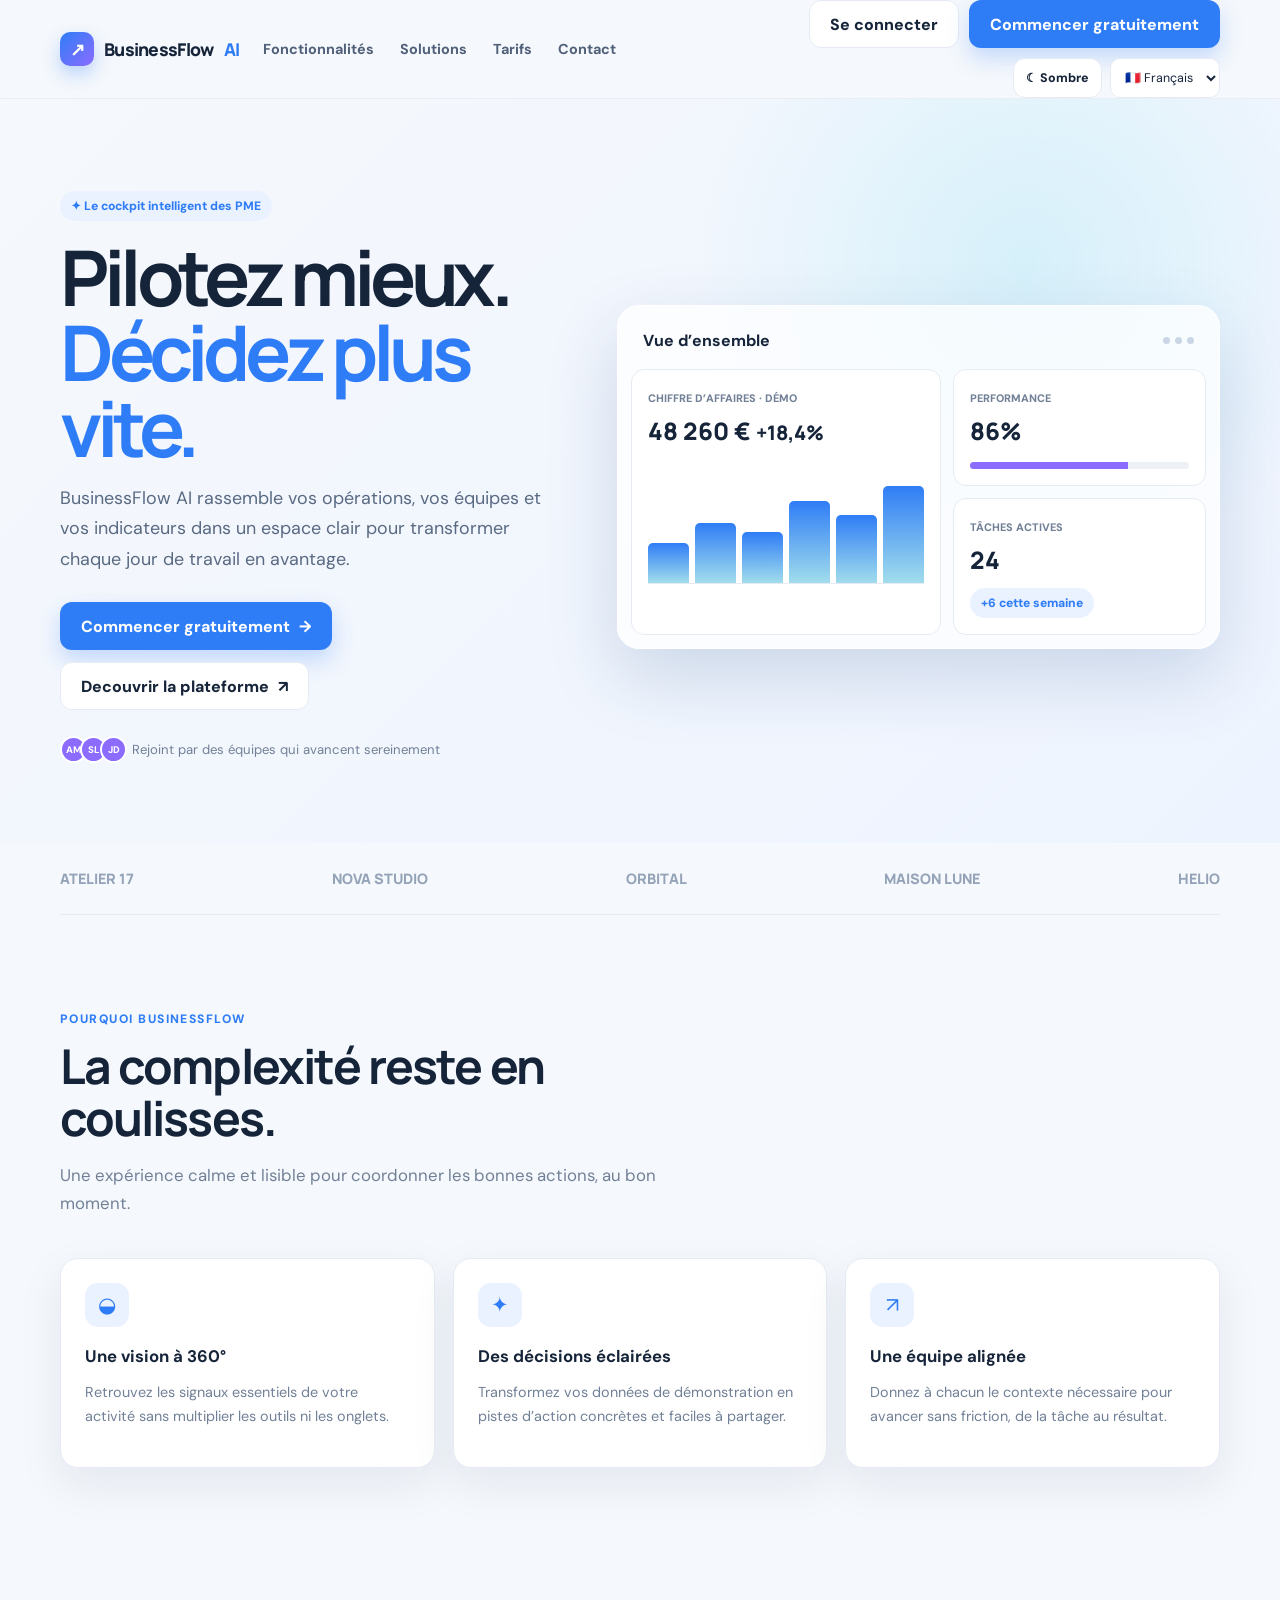
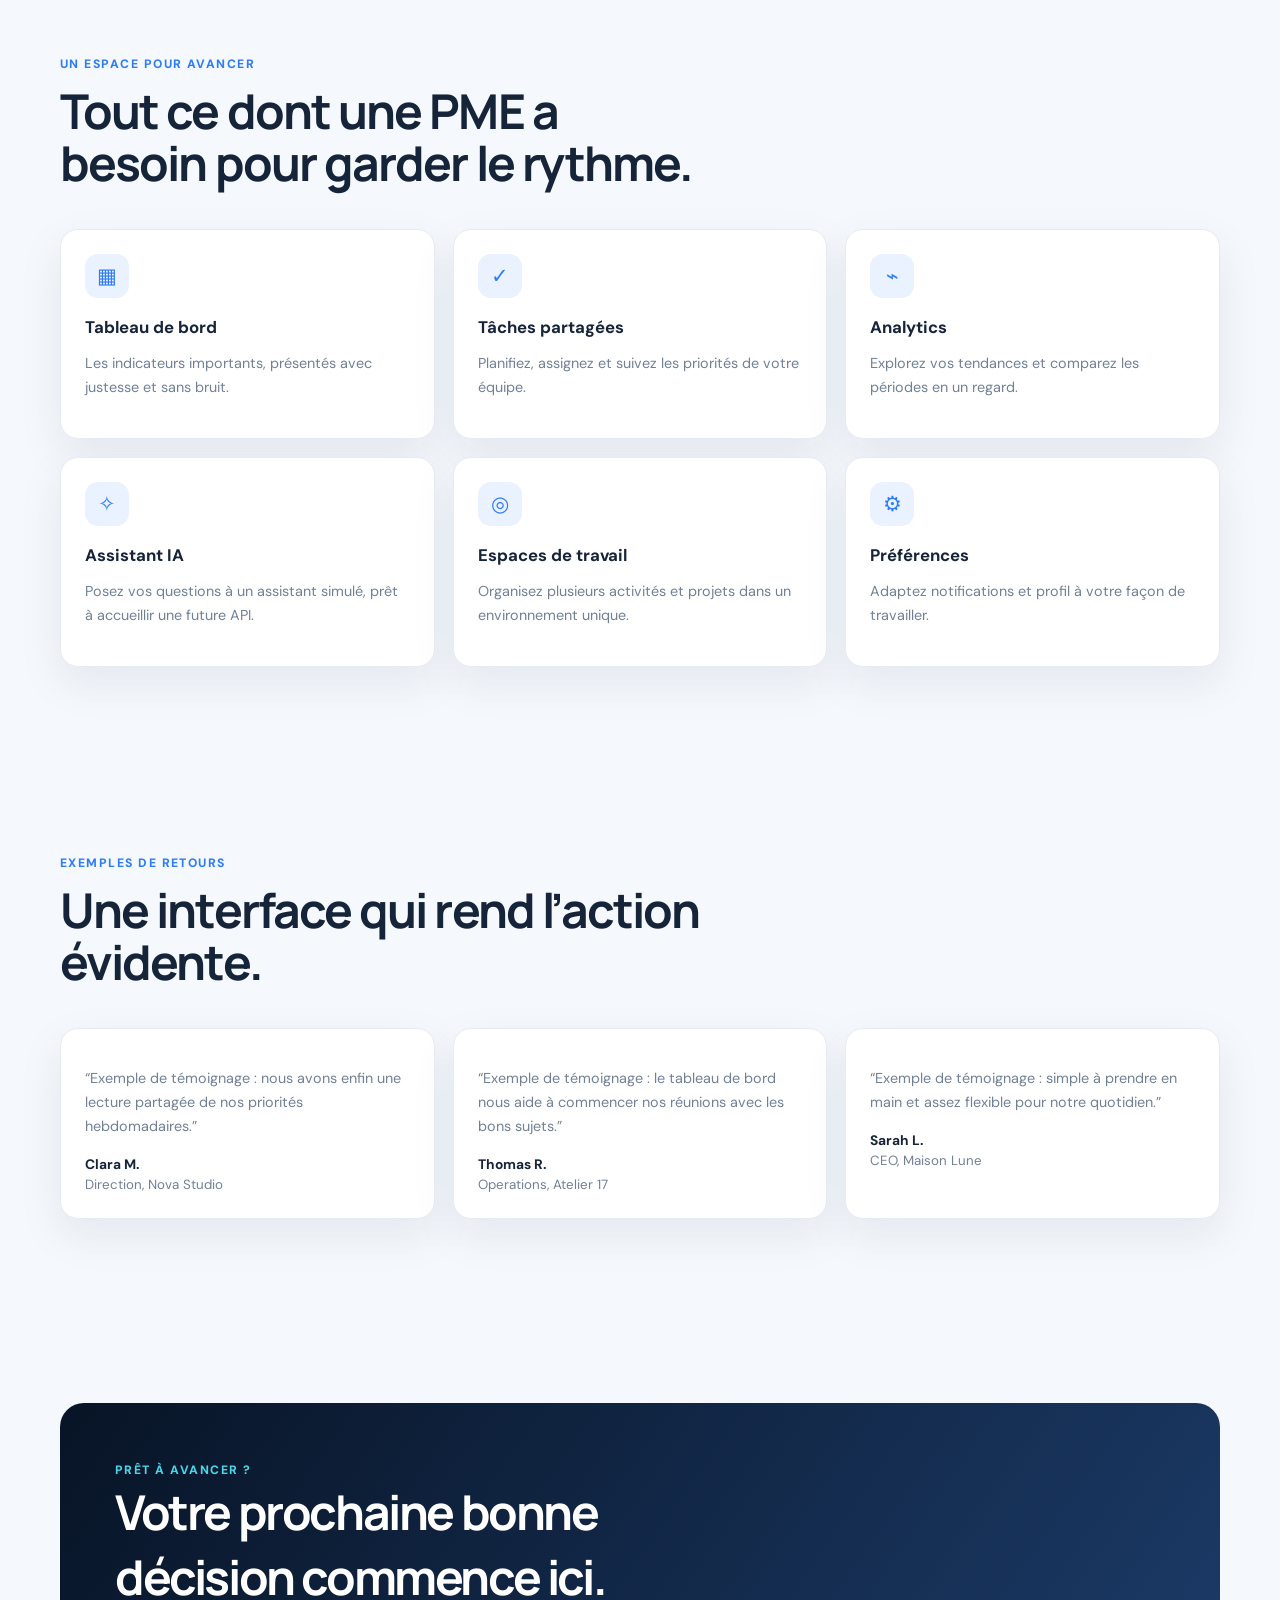
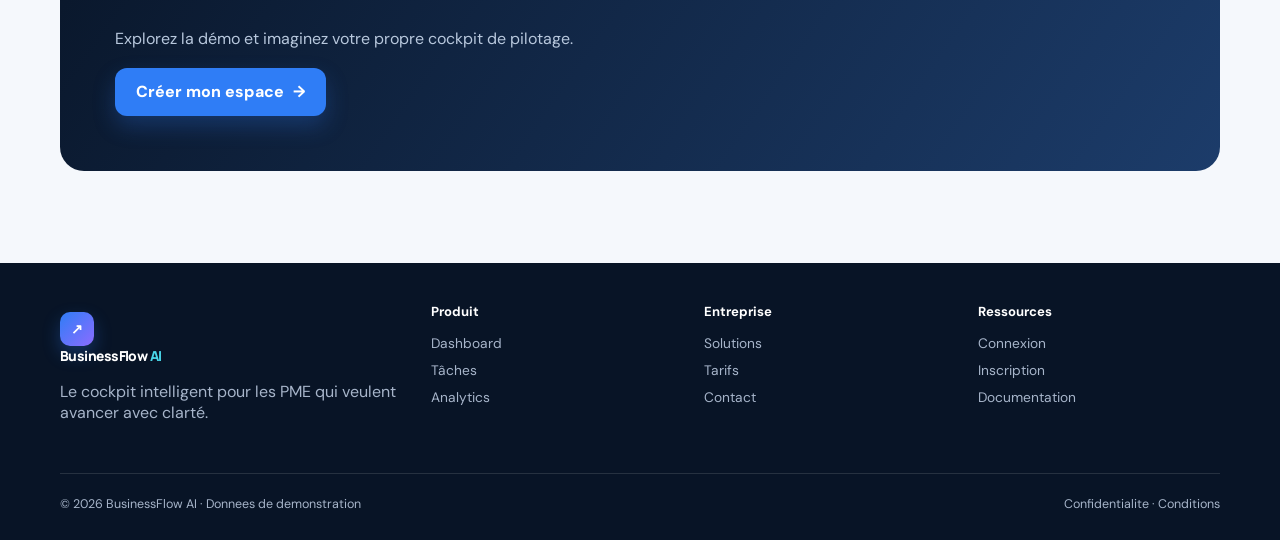
<file: index.html>
<!doctype html>
<html lang="fr">
  <head>
    <meta charset="utf-8" />
    <meta name="viewport" content="width=device-width, initial-scale=1" />
    <title>BusinessFlow AI | Le cockpit intelligent des PME</title>
    <meta
      name="description"
      content="BusinessFlow AI aide les PME a piloter leurs operations, leurs equipes et leur performance."
    />
    <link rel="preconnect" href="https://fonts.googleapis.com" />
    <link rel="preconnect" href="https://fonts.gstatic.com" crossorigin />
    <link
      href="https://fonts.googleapis.com/css2?family=DM+Sans:wght@400;500;700;800&family=Manrope:wght@700;800&display=swap"
      rel="stylesheet"
    />
    <link rel="stylesheet" href="css/style.css" />
    <link rel="stylesheet" href="css/components.css" />
    <link rel="stylesheet" href="css/landing.css" />
    <link rel="stylesheet" href="css/animations.css" />
    <link rel="stylesheet" href="css/responsive.css" />
  </head>
  <body>
    <header class="site-header">
      <div class="container navbar" id="main-navbar">
        <a class="brand" href="index.html"
          ><span class="brand-mark">↗</span>BusinessFlow
          <span class="gradient-text">AI</span></a
        >
        <button class="menu-toggle" aria-label="Ouvrir le menu">☰</button>
        <nav class="nav-links" aria-label="Navigation principale">
          <a href="#features">Fonctionnalites</a
          ><a href="#solutions">Solutions</a><a href="#pricing">Tarifs</a
          ><a href="#contact">Contact</a>
        </nav>
        <div class="nav-actions">
          <a class="btn btn-secondary" href="pages/login.html">Se connecter</a
          ><a class="btn btn-primary" href="pages/register.html"
            >Commencer gratuitement</a
          >
        </div>
      </div>
    </header>
    <main>
      <section class="hero">
        <div class="container hero-grid">
          <div class="reveal">
            <span class="pill">✦ Le cockpit intelligent des PME</span>
            <h1>
              Pilotez mieux.
              <span class="gradient-text">Decidez plus vite.</span>
            </h1>
            <p class="hero-copy">
              BusinessFlow AI rassemble vos operations, vos equipes et vos
              indicateurs dans un espace clair pour transformer chaque jour de
              travail en avantage.
            </p>
            <div class="hero-actions">
              <a class="btn btn-primary" href="pages/register.html"
                >Commencer gratuitement <span>→</span></a
              ><a class="btn btn-secondary" href="pages/dashboard.html"
                >Decouvrir la plateforme <span>↗</span></a
              >
            </div>
            <div class="hero-proof">
              <div class="proof-avatars">
                <span>AM</span><span>SL</span><span>JD</span>
              </div>
              Rejoint par des equipes qui avancent sereinement
            </div>
          </div>
          <div
            class="dashboard-preview reveal"
            aria-label="Apercu du tableau de bord"
          >
            <div class="preview-top">
              <strong>Vue d'ensemble</strong>
              <div class="preview-dots"><i></i><i></i><i></i></div>
            </div>
            <div class="preview-grid">
              <div class="preview-panel large">
                <span class="preview-label">CHIFFRE D'AFFAIRES · DEMO</span>
                <div class="preview-value">
                  48 260 € <small class="stat-trend">+18,4%</small>
                </div>
                <div class="fake-bars">
                  <i></i><i></i><i></i><i></i><i></i><i></i>
                </div>
              </div>
              <div class="preview-panel">
                <span class="preview-label">PERFORMANCE</span>
                <div class="preview-value">86%</div>
                <div class="preview-progress"><i></i></div>
              </div>
              <div class="preview-panel">
                <span class="preview-label">TACHES ACTIVES</span>
                <div class="preview-value">24</div>
                <span class="pill">+6 cette semaine</span>
              </div>
            </div>
          </div>
        </div>
      </section>
      <div class="container">
        <div class="logo-strip">
          <span>ATELIER 17</span><span>NOVA STUDIO</span><span>ORBITAL</span
          ><span>MAISON LUNE</span><span>HELIO</span>
        </div>
      </div>
      <section class="section" id="solutions">
        <div class="container">
          <div class="section-heading">
            <span class="eyebrow">Pourquoi BusinessFlow</span>
            <h2>La complexite reste en coulisses.</h2>
            <p>
              Une experience calme et lisible pour coordonner les bonnes
              actions, au bon moment.
            </p>
          </div>
          <div class="benefit-grid">
            <article class="card benefit-card">
              <div class="feature-icon">◒</div>
              <h3>Une vision a 360°</h3>
              <p>
                Retrouvez les signaux essentiels de votre activite sans
                multiplier les outils ni les onglets.
              </p>
            </article>
            <article class="card benefit-card">
              <div class="feature-icon">✦</div>
              <h3>Des decisions eclairees</h3>
              <p>
                Transformez vos donnees de demonstration en pistes d'action
                concretes et faciles a partager.
              </p>
            </article>
            <article class="card benefit-card">
              <div class="feature-icon">↗</div>
              <h3>Une equipe alignee</h3>
              <p>
                Donnez a chacun le contexte necessaire pour avancer sans
                friction, de la tache au resultat.
              </p>
            </article>
          </div>
        </div>
      </section>
      <section class="section" id="features">
        <div class="container">
          <div class="section-heading">
            <span class="eyebrow">Un espace pour avancer</span>
            <h2>Tout ce dont une PME a besoin pour garder le rythme.</h2>
          </div>
          <div class="feature-grid">
            <article class="card feature-card">
              <div class="feature-icon">▦</div>
              <h3>Tableau de bord</h3>
              <p>
                Les indicateurs importants, presentes avec justesse et sans
                bruit.
              </p>
            </article>
            <article class="card feature-card">
              <div class="feature-icon">✓</div>
              <h3>Taches partagees</h3>
              <p>
                Planifiez, assignez et suivez les priorites de votre equipe.
              </p>
            </article>
            <article class="card feature-card">
              <div class="feature-icon">⌁</div>
              <h3>Analytics</h3>
              <p>
                Explorez vos tendances et comparez les periodes en un regard.
              </p>
            </article>
            <article class="card feature-card">
              <div class="feature-icon">✧</div>
              <h3>Assistant AI</h3>
              <p>
                Posez vos questions a un assistant simule, pret a accueillir une
                future API.
              </p>
            </article>
            <article class="card feature-card">
              <div class="feature-icon">◎</div>
              <h3>Espaces de travail</h3>
              <p>
                Organisez plusieurs activites et projets dans un environnement
                unique.
              </p>
            </article>
            <article class="card feature-card">
              <div class="feature-icon">⚙</div>
              <h3>Preferences</h3>
              <p>
                Adaptez notifications et profil a votre facon de travailler.
              </p>
            </article>
          </div>
        </div>
      </section>
      <section class="section">
        <div class="container">
          <div class="section-heading">
            <span class="eyebrow">Exemples de retours</span>
            <h2>Une interface qui rend l'action evidente.</h2>
          </div>
          <div class="testimonial-grid">
            <article class="card testimonial">
              <p>
                “Exemple de temoignage : nous avons enfin une lecture partagee
                de nos priorites hebdomadaires.”
              </p>
              <strong>Clara M.</strong><small>Direction, Nova Studio</small>
            </article>
            <article class="card testimonial">
              <p>
                “Exemple de temoignage : le tableau de bord nous aide a
                commencer nos reunions avec les bons sujets.”
              </p>
              <strong>Thomas R.</strong><small>Operations, Atelier 17</small>
            </article>
            <article class="card testimonial">
              <p>
                “Exemple de temoignage : simple a prendre en main et assez
                flexible pour notre quotidien.”
              </p>
              <strong>Sarah L.</strong><small>CEO, Maison Lune</small>
            </article>
          </div>
        </div>
      </section>
      <section class="section" id="pricing">
        <div class="container">
          <div class="cta-band">
            <span class="eyebrow" style="color: var(--cyan)"
              >Pret a avancer ?</span
            >
            <h2>Votre prochaine bonne decision commence ici.</h2>
            <p>
              Explorez la demo et imaginez votre propre cockpit de pilotage.
            </p>
            <a class="btn btn-primary" href="pages/register.html"
              >Creer mon espace <span>→</span></a
            >
          </div>
        </div>
      </section>
    </main>
    <footer class="site-footer" id="contact">
      <div class="container">
        <div class="footer-grid">
          <div>
            <a class="brand" href="index.html"
              ><span class="brand-mark">↗</span>BusinessFlow
              <span style="color: var(--cyan)">AI</span></a
            >
            <p>
              Le cockpit intelligent pour les PME qui veulent avancer avec
              clarte.
            </p>
          </div>
          <div>
            <h4>Produit</h4>
            <a href="pages/dashboard.html">Dashboard</a
            ><a href="pages/tasks.html">Taches</a
            ><a href="pages/analytics.html">Analytics</a>
          </div>
          <div>
            <h4>Entreprise</h4>
            <a href="#solutions">Solutions</a><a href="#pricing">Tarifs</a
            ><a href="#contact">Contact</a>
          </div>
          <div>
            <h4>Ressources</h4>
            <a href="pages/login.html">Connexion</a
            ><a href="pages/register.html">Inscription</a
            ><a href="README.md">Documentation</a>
          </div>
        </div>
        <div class="footer-bottom">
          <span>© 2026 BusinessFlow AI · Donnees de demonstration</span
          ><span>Confidentialite · Conditions</span>
        </div>
      </div>
    </footer>
    <script src="js/i18n/fr.js"></script><script src="js/i18n/en.js"></script><script src="js/i18n/ar.js"></script>
    <script src="js/main.js"></script>
  </body>
</html>
</file>
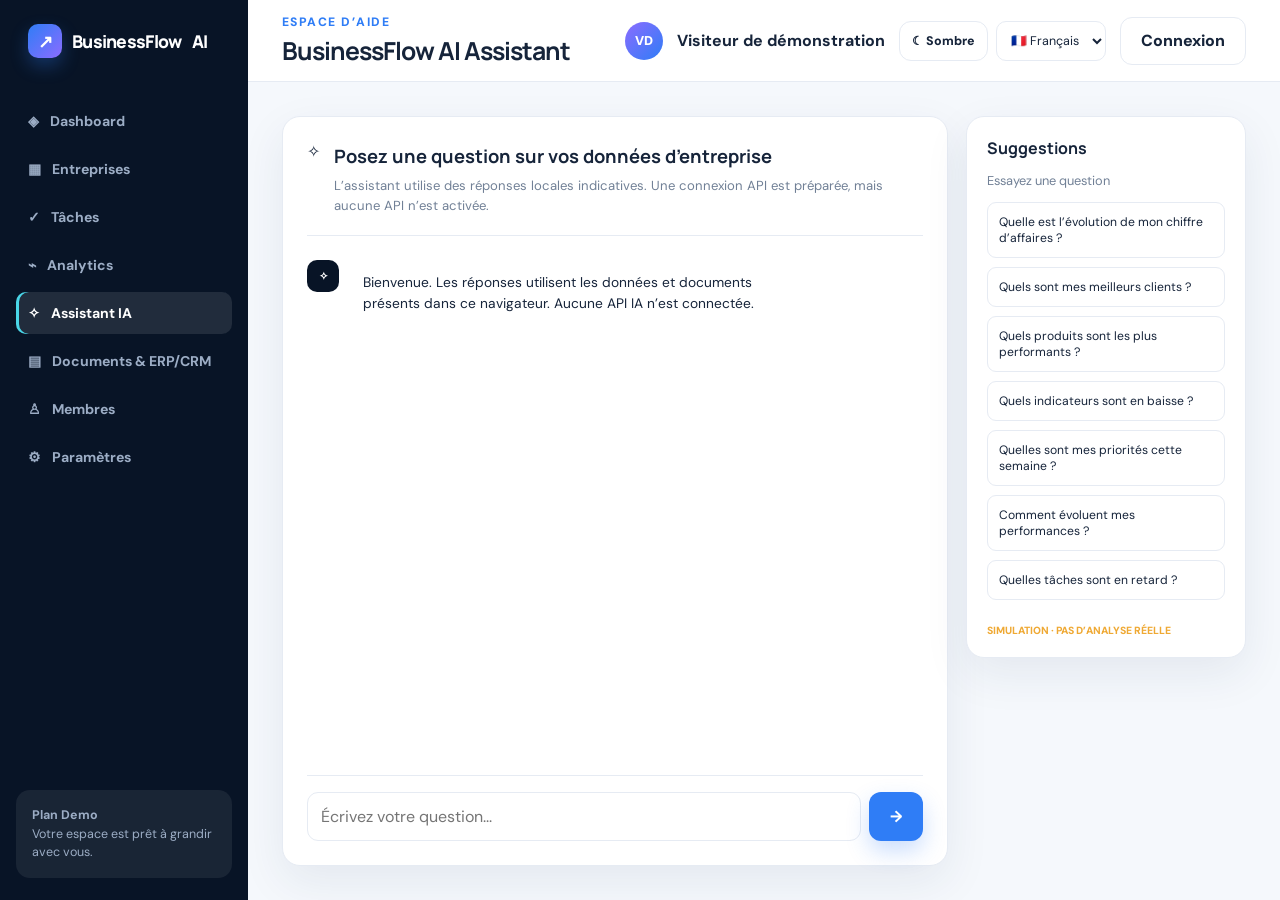
<file: pages/ai-assistant.html>
<!doctype html>
<html lang="fr">
  <head>
    <meta charset="utf-8" />
    <meta name="viewport" content="width=device-width, initial-scale=1" />
    <title>Assistant AI | BusinessFlow AI</title>
    <link rel="preconnect" href="https://fonts.googleapis.com" />
    <link
      href="https://fonts.googleapis.com/css2?family=DM+Sans:wght@400;500;700;800&family=Manrope:wght@700;800&display=swap"
      rel="stylesheet"
    />
    <link rel="stylesheet" href="../css/style.css" />
    <link rel="stylesheet" href="../css/components.css" />
    <link rel="stylesheet" href="../css/responsive.css" />
  </head>
  <body>
    <div class="app-shell">
      <aside class="sidebar" id="sidebar"></aside>
      <div class="app-content">
        <header class="app-header">
          <div style="display: flex; align-items: center">
            <button
              class="mobile-sidebar-toggle"
              aria-label="Ouvrir la navigation"
            >
              ☰
            </button>
            <div>
              <p class="eyebrow" style="margin: 0 0 4px">Espace d'aide</p>
              <h1>BusinessFlow AI Assistant</h1>
            </div>
          </div>
          <div class="header-user">
            <div class="avatar">CM</div>
            <strong class="user-copy">Clara Martin</strong>
          </div>
        </header>
        <main class="page-content">
          <section class="assistant-layout">
            <div class="card assistant-main">
              <div class="assistant-intro">
                <span class="feature-icon">✧</span>
                <div>
                  <h2>Posez une question sur vos données d’entreprise</h2>
                  <p class="muted">
                    L’assistant utilise actuellement des réponses simulées. Une connexion API est préparée, mais aucune API n’est activée.
                  </p>
                </div>
              </div>
              <div
                id="chat-messages"
                class="chat-messages"
                aria-live="polite"
              ></div>
              <form id="chat-form" class="chat-form">
                <input
                  id="chat-input"
                  placeholder="Ecrivez votre question..."
                  autocomplete="off"
                  required
                /><button class="btn btn-primary" type="submit" aria-label="Envoyer">
                  →
                </button>
              </form>
            </div>
            <aside class="card suggestions">
              <h2>Suggestions</h2>
              <p class="muted">Essayez une question</p>
              <button data-prompt="Quelle est l'evolution de mon chiffre d'affaires ?">
                Quelle est l'evolution de mon chiffre d'affaires ?</button
              ><button data-prompt="Quels sont mes meilleurs clients ?">
                Quels sont mes meilleurs clients ?</button
              ><button data-prompt="Quels produits sont les plus performants ?">
                Quels produits sont les plus performants ?</button
              ><button data-prompt="Quels indicateurs sont en baisse ?">
                Quels indicateurs sont en baisse ?</button
              ><button data-prompt="Quelles sont mes priorites cette semaine ?">
                Quelles sont mes priorites cette semaine ?</button
              ><button data-prompt="Comment evoluent mes performances ?">
                Comment evoluent mes performances ?</button
              ><button data-prompt="Quelles taches sont en retard ?">
                Quelles taches sont en retard ?</button
              ><span class="demo-label">SIMULATION · PAS D'ANALYSE REELLE</span>
            </aside>
          </section>
        </main>
      </div>
    </div>
    <script src="../js/i18n/fr.js"></script><script src="../js/i18n/en.js"></script><script src="../js/i18n/ar.js"></script><script src="../js/storage.js"></script><script src="../js/documents-store.js"></script><script src="../js/api.js"></script>
    <script src="../js/auth-service.js"></script><script src="../js/main.js"></script>
    <script src="../js/ai-assistant.js"></script>
  </body>
</html>
</file>
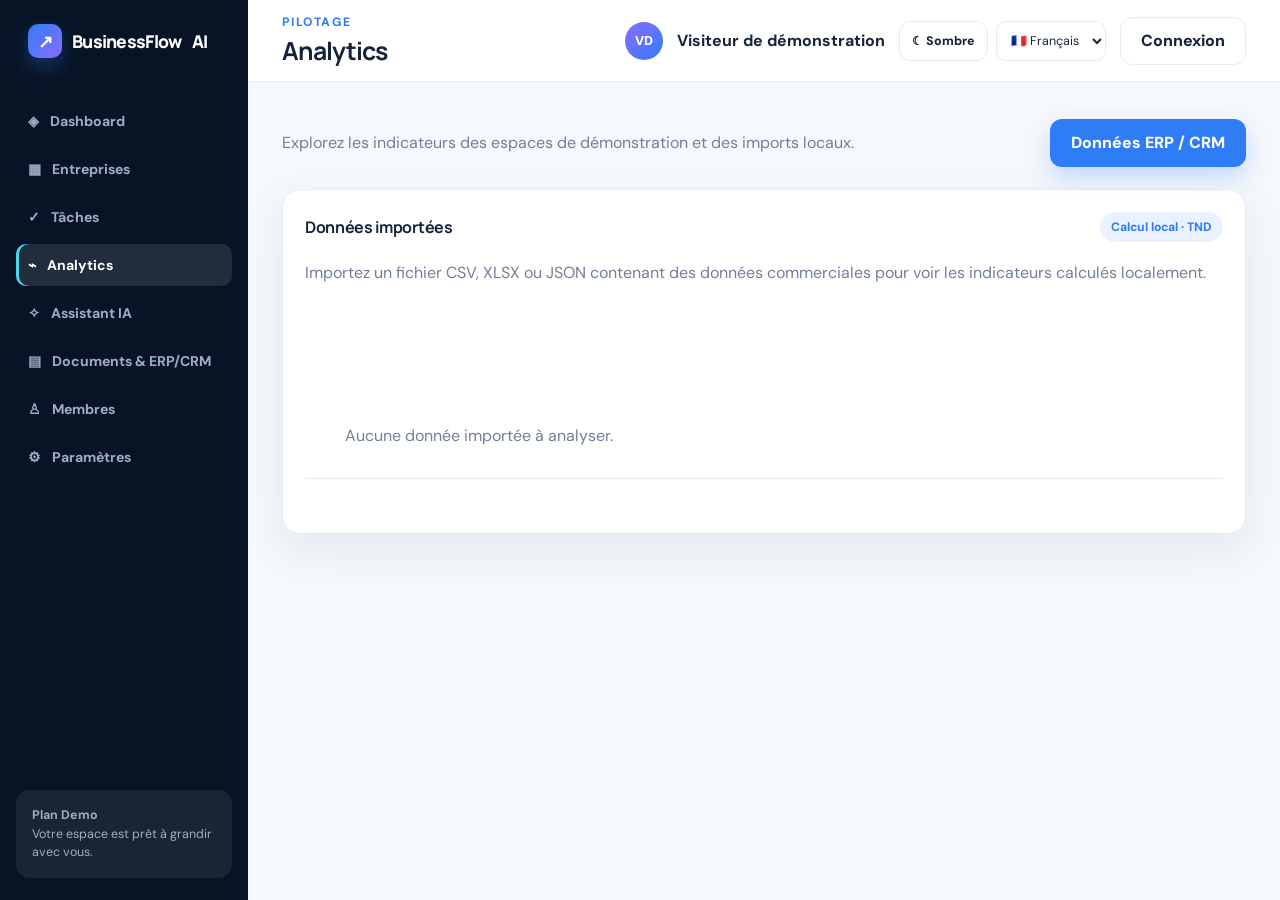
<file: pages/analytics.html>
<!doctype html>
<html lang="fr">
  <head>
    <meta charset="utf-8" />
    <meta name="viewport" content="width=device-width, initial-scale=1" />
    <title>Analytics | BusinessFlow AI</title>
    <link rel="preconnect" href="https://fonts.googleapis.com" />
    <link
      href="https://fonts.googleapis.com/css2?family=DM+Sans:wght@400;500;700;800&family=Manrope:wght@700;800&display=swap"
      rel="stylesheet"
    />
    <link rel="stylesheet" href="../css/style.css" />
    <link rel="stylesheet" href="../css/components.css" />
    <link rel="stylesheet" href="../css/dashboard.css" />
    <link rel="stylesheet" href="../css/responsive.css" />
  </head>
  <body>
    <div class="app-shell">
      <aside class="sidebar" id="sidebar"></aside>
      <div class="app-content">
        <header class="app-header">
          <div style="display: flex; align-items: center">
            <button
              class="mobile-sidebar-toggle"
              aria-label="Ouvrir la navigation"
            >
              ☰
            </button>
            <div>
              <p class="eyebrow" style="margin: 0 0 4px">Pilotage</p>
              <h1>Analytics</h1>
            </div>
          </div>
          <div class="header-user">
            <div class="avatar">CM</div>
            <strong class="user-copy">Clara Martin</strong>
          </div>
        </header>
        <main class="page-content">
          <div class="panel-heading"><p class="muted">Explorez les indicateurs des espaces de démonstration et des imports locaux.</p><a class="btn btn-primary" href="data.html">Données ERP / CRM</a></div>
          <section class="card panel" style="margin-top:18px">
            <div class="panel-heading"><h2>Données importées</h2><span class="pill">Calcul local · TND</span></div>
            <p id="import-analytics-note" class="muted">Importez un jeu de données ERP/CRM pour afficher ses indicateurs reconnus.</p>
            <div id="import-analytics-kpis" class="chart-data"></div>
            <div id="import-analytics-chart" class="chart-bars"></div>
            <section id="analytics-local-insights" class="ai-insight" aria-live="polite"></section>
          </section>
        </main>
      </div>
    </div>
    <script src="../js/i18n/fr.js"></script><script src="../js/i18n/en.js"></script><script src="../js/i18n/ar.js"></script><script src="../js/storage.js"></script>
    <script src="../js/auth-service.js"></script><script src="../js/main.js"></script>
    <script src="../js/analytics.js"></script>
  </body>
</html>
</file>
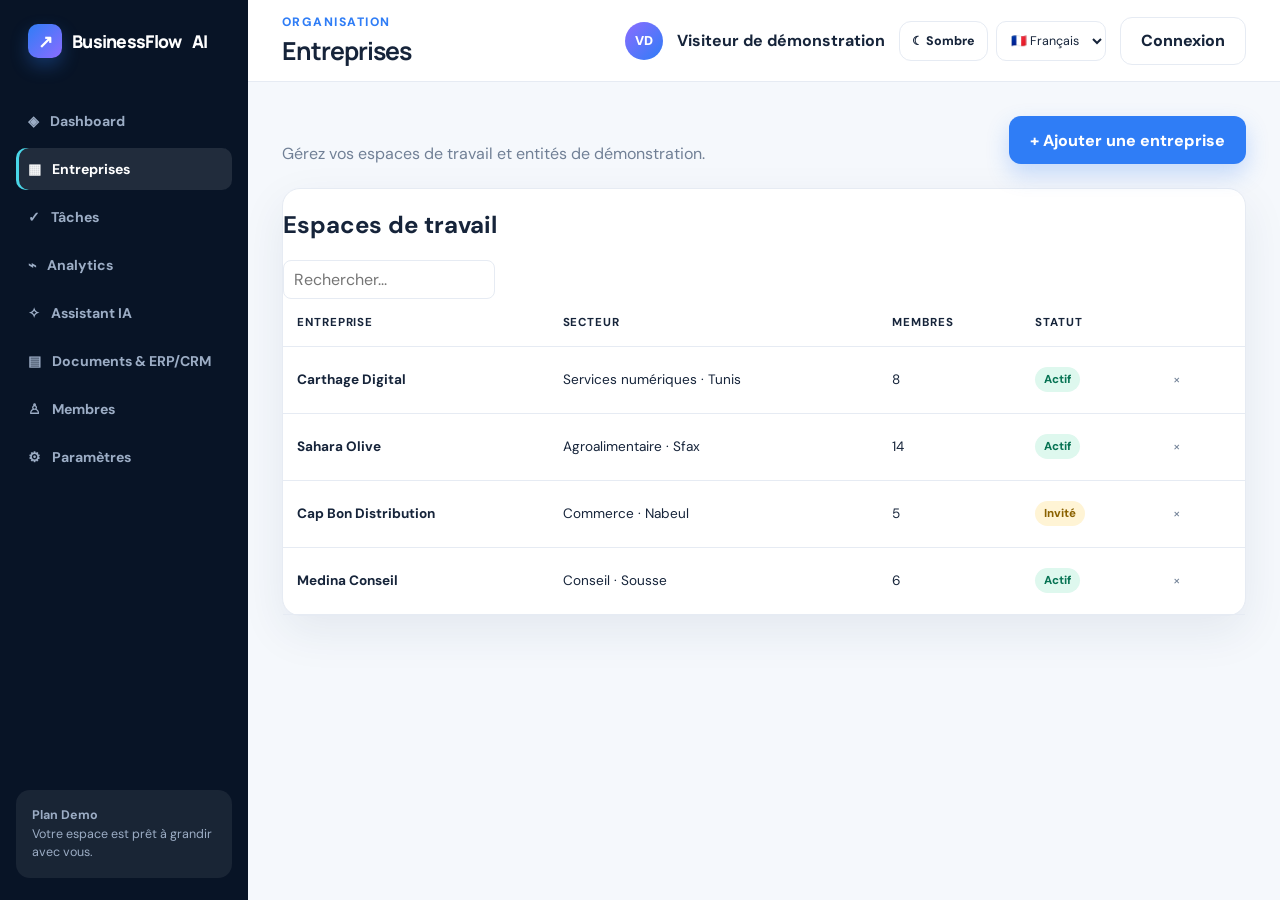
<file: pages/companies.html>
<!doctype html>
<html lang="fr">
  <head>
    <meta charset="utf-8" />
    <meta name="viewport" content="width=device-width, initial-scale=1" />
    <title>Entreprises | BusinessFlow AI</title>
    <link rel="preconnect" href="https://fonts.googleapis.com" />
    <link
      href="https://fonts.googleapis.com/css2?family=DM+Sans:wght@400;500;700;800&family=Manrope:wght@700;800&display=swap"
      rel="stylesheet"
    />
    <link rel="stylesheet" href="../css/style.css" />
    <link rel="stylesheet" href="../css/components.css" />
    <link rel="stylesheet" href="../css/responsive.css" />
  </head>
  <body>
    <div class="app-shell">
      <aside class="sidebar" id="sidebar"></aside>
      <div class="app-content">
        <header class="app-header">
          <div style="display: flex; align-items: center">
            <button
              class="mobile-sidebar-toggle"
              aria-label="Ouvrir la navigation"
            >
              ☰
            </button>
            <div>
              <p class="eyebrow" style="margin: 0 0 4px">Organisation</p>
              <h1>Entreprises</h1>
            </div>
          </div>
          <div class="header-user">
            <div class="avatar">CM</div>
            <strong class="user-copy">Clara Martin</strong>
          </div>
        </header>
        <main class="page-content">
          <div
            style="
              display: flex;
              justify-content: space-between;
              align-items: end;
              gap: 18px;
              flex-wrap: wrap;
              margin-bottom: 24px;
            "
          >
            <p class="muted" style="margin: 0">
              Gerez vos espaces de travail et entites de demonstration.
            </p>
            <button class="btn btn-primary" id="new-company" data-permission="manageMembers">
              + Ajouter une entreprise
            </button>
          </div>
          <div id="company-message" aria-live="polite"></div>
          <section class="card panel">
            <div class="panel-heading">
              <h2>Espaces de travail</h2>
              <input
                id="company-search"
                placeholder="Rechercher..."
                style="
                  padding: 8px 10px;
                  border: 1px solid var(--line);
                  border-radius: 8px;
                "
              />
            </div>
            <div class="table-wrap">
              <table class="data-table">
                <thead>
                  <tr>
                    <th>Entreprise</th>
                    <th>Secteur</th>
                    <th>Membres</th>
                    <th>Statut</th>
                    <th></th>
                  </tr>
                </thead>
                <tbody id="company-list"></tbody>
              </table>
            </div>
          </section>
        </main>
      </div>
    </div>
    <script src="../js/i18n/fr.js"></script><script src="../js/i18n/en.js"></script><script src="../js/i18n/ar.js"></script><script src="../js/storage.js"></script><script src="../js/auth-service.js"></script><script src="../js/main.js"></script>
    <script src="../js/companies.js"></script>
  </body>
</html>
</file>
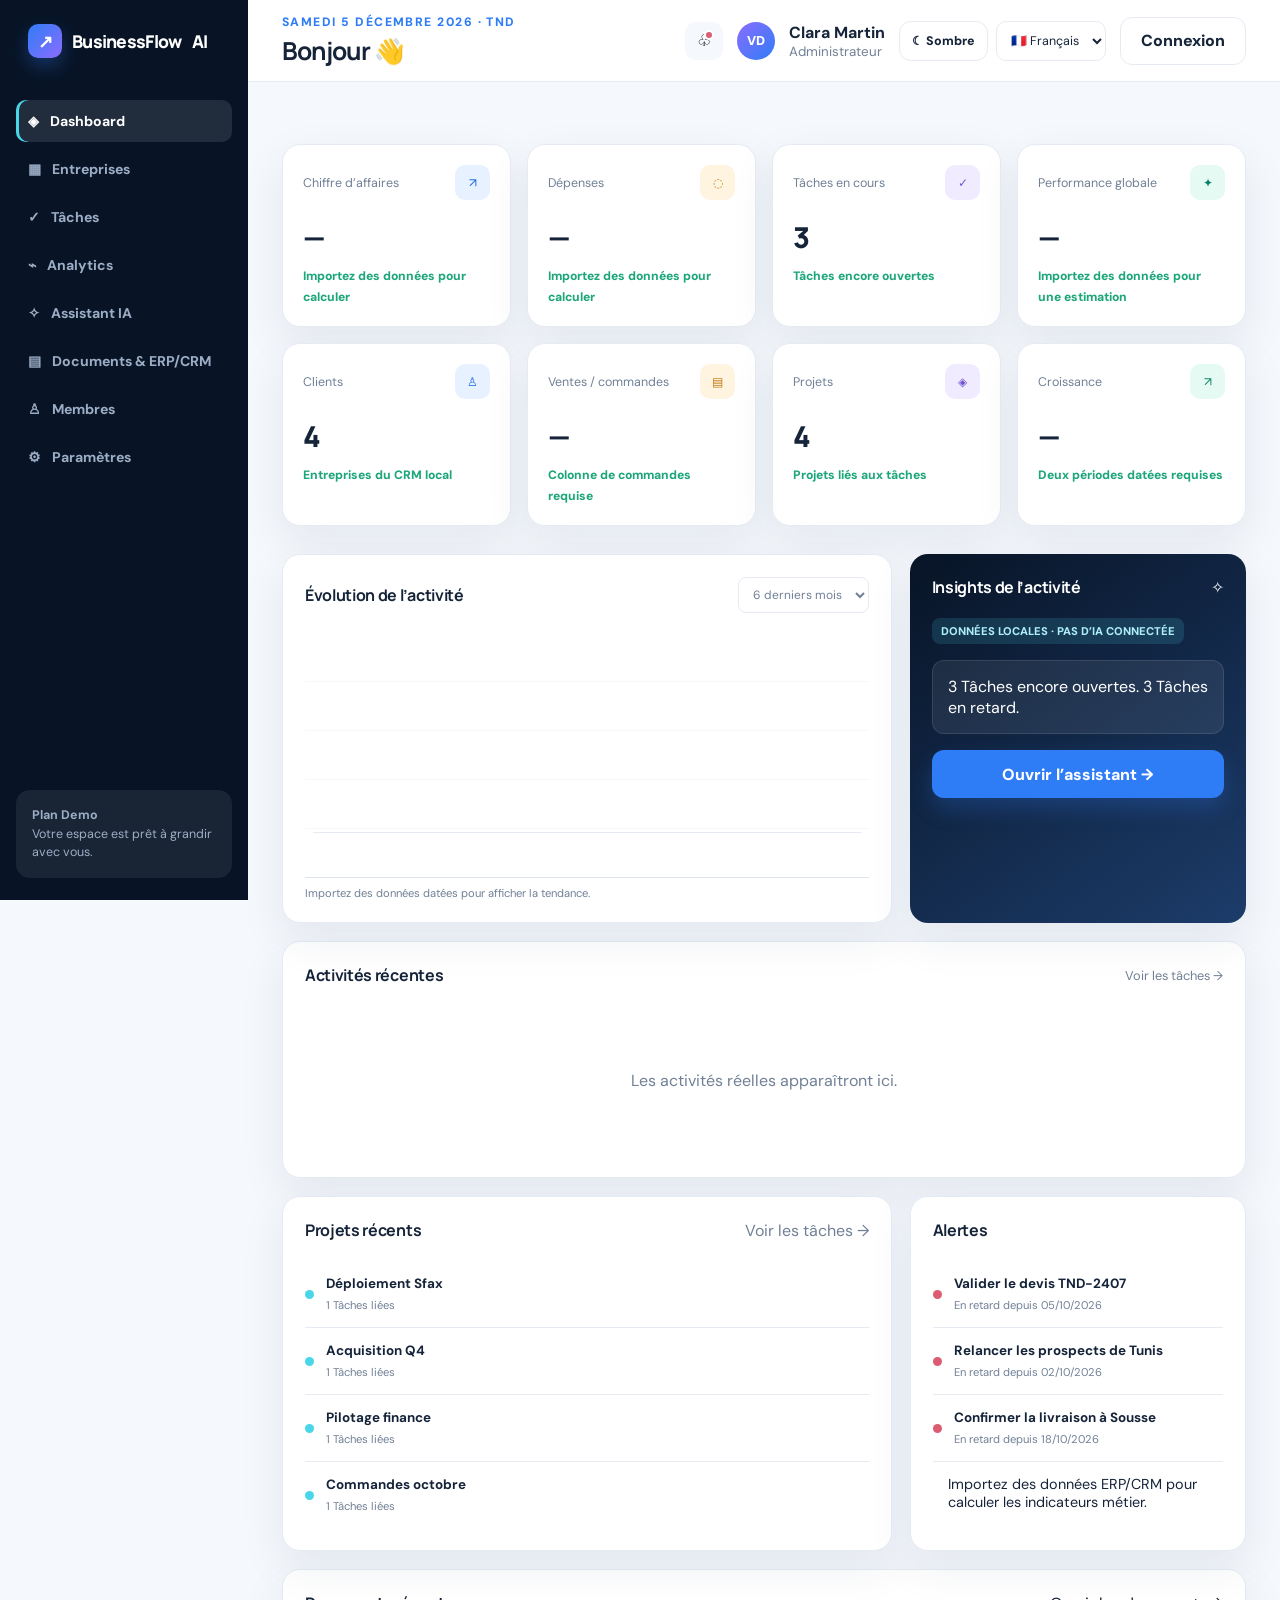
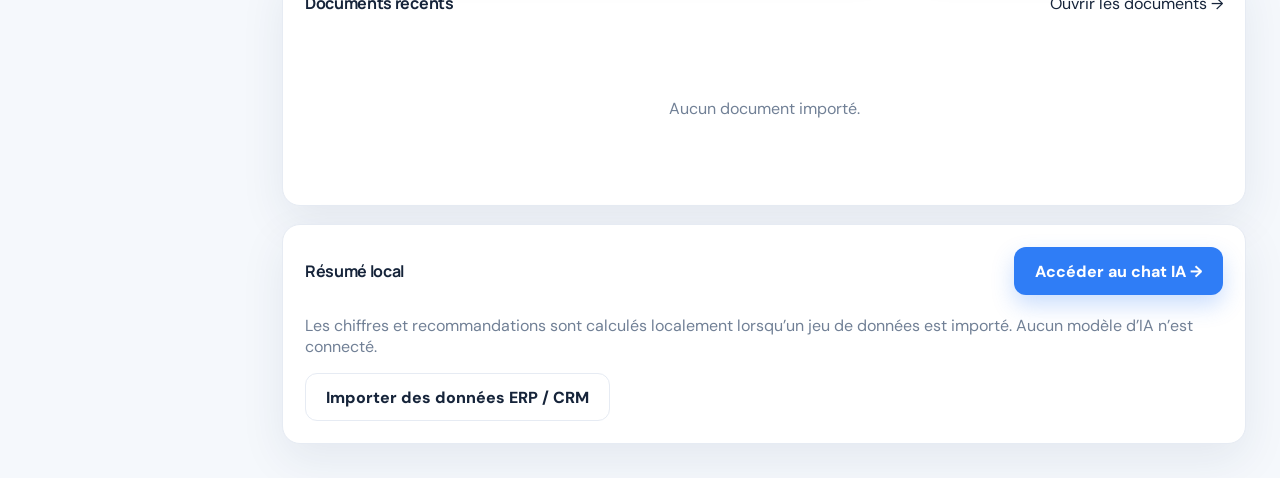
<file: pages/dashboard.html>
<!doctype html>
<html lang="fr">
  <head>
    <meta charset="utf-8" />
    <meta name="viewport" content="width=device-width, initial-scale=1" />
    <title>Dashboard | BusinessFlow AI</title>
    <link rel="preconnect" href="https://fonts.googleapis.com" />
    <link
      href="https://fonts.googleapis.com/css2?family=DM+Sans:wght@400;500;700;800&family=Manrope:wght@700;800&display=swap"
      rel="stylesheet"
    />
    <link rel="stylesheet" href="../css/style.css" />
    <link rel="stylesheet" href="../css/components.css" />
    <link rel="stylesheet" href="../css/dashboard.css" />
    <link rel="stylesheet" href="../css/responsive.css" />
  </head>
  <body>
    <div class="app-shell">
      <aside class="sidebar" id="sidebar"></aside>
      <div class="app-content">
        <header class="app-header">
          <div style="display: flex; align-items: center">
            <button
              class="mobile-sidebar-toggle"
              aria-label="Ouvrir la navigation"
            >
              ☰
            </button>
            <div>
              <p class="eyebrow" style="margin: 0 0 4px">Pilotage · TND</p>
              <h1>Bonjour 👋</h1>
            </div>
          </div>
          <div class="header-user">
            <button class="notification" aria-label="Notifications">♧</button>
            <div class="avatar">CM</div>
            <div class="user-copy">
              <strong>Clara Martin</strong
              ><small class="muted" style="display: block"
                class="user-role">Admin</small
              >
            </div>
          </div>
        </header>
        <main class="page-content">
          <div class="stats-grid">
            <article class="card stat-card">
              <div class="stat-top">
                <span>Chiffre d'affaires</span><span class="stat-icon">↗</span>
              </div>
              <div class="stat-number" data-kpi="revenue">—</div>
              <span class="stat-trend">Importez des données pour calculer</span>
            </article>
            <article class="card stat-card">
              <div class="stat-top">
                <span>Depenses</span><span class="stat-icon">◌</span>
              </div>
              <div class="stat-number" data-kpi="expenses">—</div>
              <span class="stat-trend">Importez des données pour calculer</span>
            </article>
            <article class="card stat-card">
              <div class="stat-top">
                <span>Taches en cours</span><span class="stat-icon">✓</span>
              </div>
              <div class="stat-number" data-kpi="tasks">—</div>
              <span class="stat-trend">À partir de vos tâches</span>
            </article>
            <article class="card stat-card">
              <div class="stat-top">
                <span>Performance globale</span><span class="stat-icon">✦</span>
              </div>
              <div class="stat-number" data-kpi="health">—</div>
              <span class="stat-trend">Health score · imports requis</span>
            </article>
          </div>
          <div class="stats-grid secondary-kpis">
            <article class="card stat-card"><div class="stat-top"><span>Clients</span><span class="stat-icon">♙</span></div><div class="stat-number" data-kpi="customers">—</div><span class="stat-trend">Données importées ou CRM</span></article>
            <article class="card stat-card"><div class="stat-top"><span>Ventes / commandes</span><span class="stat-icon">▤</span></div><div class="stat-number" data-kpi="orders">—</div><span class="stat-trend">Période importée</span></article>
            <article class="card stat-card"><div class="stat-top"><span>Projets</span><span class="stat-icon">◈</span></div><div class="stat-number" data-kpi="projects">—</div><span class="stat-trend">Projet(s) suivi(s)</span></article>
            <article class="card stat-card"><div class="stat-top"><span>Croissance</span><span class="stat-icon">↗</span></div><div class="stat-number" data-kpi="growth">—</div><span class="stat-trend">Dates requises</span></article>
          </div>
          <div class="dashboard-grid">
            <section class="card panel">
              <div class="panel-heading">
                <h2>Evolution de l'activite</h2>
                <select aria-label="Periode">
                  <option>6 derniers mois</option>
                  <option>Cette annee</option>
                </select>
              </div>
              <div class="chart">
                <div id="dashboard-revenue-chart" class="chart-bars" aria-live="polite"></div>
              </div>
              <div
                style="
                  display: flex;
                  justify-content: space-between;
                  color: var(--muted);
                  font-size: 0.7rem;
                  margin-top: 8px;
                "
              >
                <span id="dashboard-chart-note">Importez des données datées pour afficher la tendance.</span>
              </div>
            </section>
            <section class="card panel ai-panel">
              <div class="panel-heading">
                <h2>Insights de l’activité</h2>
                <span>✧</span>
              </div>
              <span class="ai-badge">DONNÉES LOCALES · PAS D’IA CONNECTÉE</span>
              <div id="dashboard-local-insights" class="ai-insight">
                <p>Importez vos données et gérez vos tâches pour afficher des constats calculés localement.</p>
              </div>
              <a
                href="ai-assistant.html"
                class="btn btn-primary"
                style="width: 100%; margin-top: 16px"
                >Ouvrir l'assistant →</a
              >
            </section>
          </div>
          <section class="card panel activity-panel">
            <div class="panel-heading">
              <h2>Activites recentes</h2>
              <a href="tasks.html" class="muted" style="font-size: 0.8rem"
                >Voir les taches →</a
              >
            </div>
            <div id="recent-activity" class="empty-state">Aucune activité récente.</div>
          </section>
          <div class="dashboard-grid" style="margin-top:18px">
            <section class="card panel">
              <div class="panel-heading"><h2>Projets récents</h2><a href="tasks.html" class="muted">Voir les tâches →</a></div>
              <div id="dashboard-projects"></div>
            </section>
            <section class="card panel">
              <div class="panel-heading"><h2>Alertes</h2></div>
              <div id="dashboard-alerts"></div>
            </section>
          </div>
          <section class="card panel activity-panel">
            <div class="panel-heading"><h2>Documents récents</h2><a href="data.html">Ouvrir les documents →</a></div>
            <div id="recent-documents" class="empty-state">Aucun document importé.</div>
          </section>
          <section class="card panel" style="margin-top:18px">
            <div class="panel-heading"><h2>Résumé local</h2><a class="btn btn-primary" href="ai-assistant.html">Accéder au chat IA →</a></div>
            <p id="dashboard-summary" class="muted">Les chiffres et recommandations sont calculés localement lorsqu’un jeu de données est importé. Aucun modèle d’IA n’est connecté.</p>
            <a class="btn btn-secondary" href="data.html">Importer des données ERP / CRM</a>
          </section>
        </main>
      </div>
    </div>
    <script src="../js/i18n/fr.js"></script><script src="../js/i18n/en.js"></script><script src="../js/i18n/ar.js"></script><script src="../js/storage.js"></script><script src="../js/documents-store.js"></script>
    <script src="../js/auth-service.js"></script><script src="../js/main.js"></script>
    <script src="../js/dashboard.js"></script>
  </body>
</html>
</file>
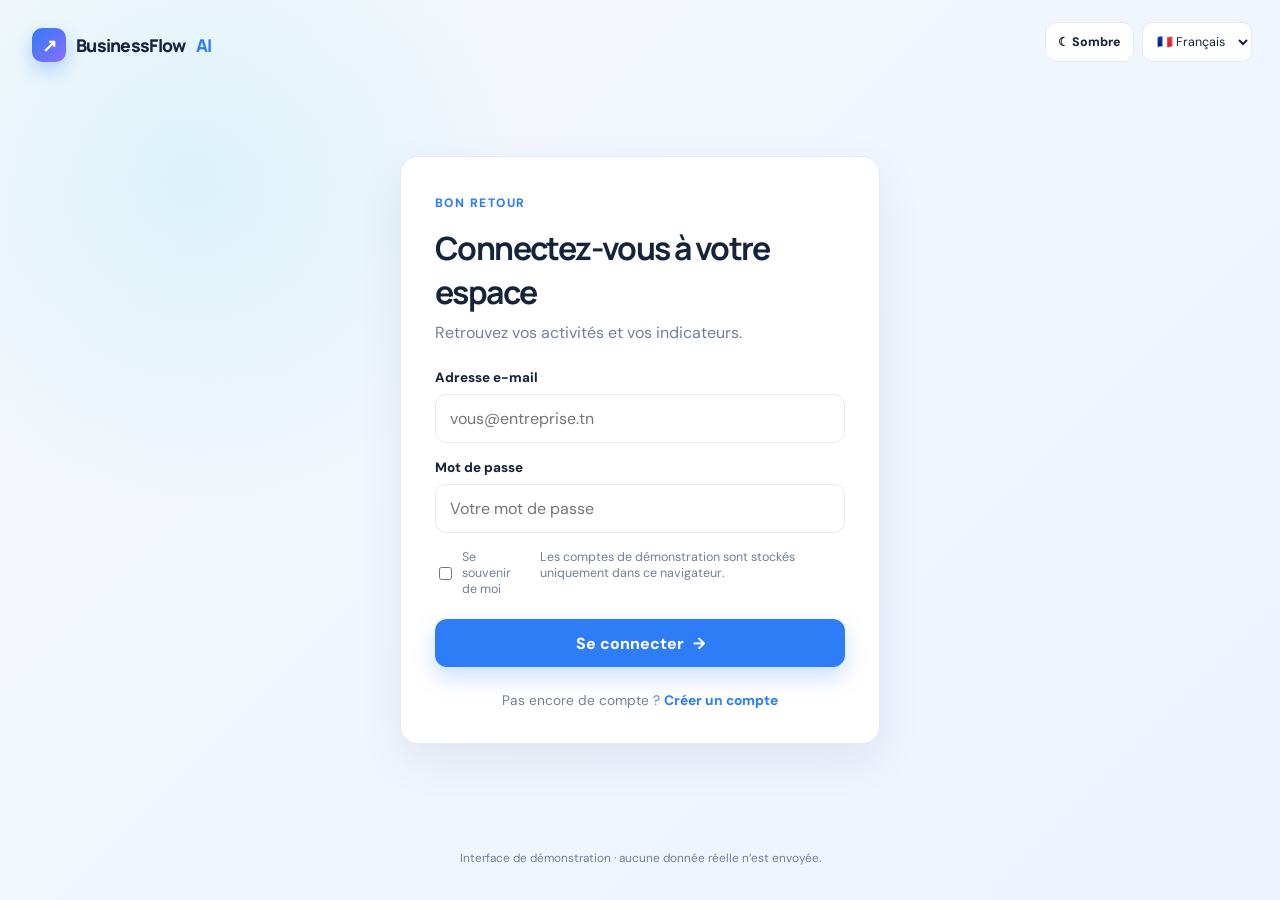
<file: pages/login.html>
<!doctype html>
<html lang="fr">
  <head>
    <meta charset="utf-8" />
    <meta name="viewport" content="width=device-width, initial-scale=1" />
    <title>Connexion | BusinessFlow AI</title>
    <link rel="preconnect" href="https://fonts.googleapis.com" />
    <link
      href="https://fonts.googleapis.com/css2?family=DM+Sans:wght@400;500;700;800&family=Manrope:wght@700;800&display=swap"
      rel="stylesheet"
    />
    <link rel="stylesheet" href="../css/style.css" />
    <link rel="stylesheet" href="../css/components.css" />
    <link rel="stylesheet" href="../css/responsive.css" />
  </head>
  <body>
    <main class="auth-page">
      <div class="auth-brand">
        <a class="brand" href="../index.html"
          ><span class="brand-mark">↗</span>BusinessFlow
          <span class="gradient-text">AI</span></a
        >
      </div>
      <section class="auth-card card">
        <span class="eyebrow">Bon retour</span>
        <h1>Connectez-vous a votre espace</h1>
        <p class="muted">Retrouvez vos activites et vos indicateurs.</p>
        <div id="auth-message" aria-live="polite"></div>
        <form id="login-form" novalidate>
          <div class="form-field">
            <label for="email">Adresse e-mail</label
            ><input
              id="email"
              name="email"
              type="email"
              autocomplete="email"
              placeholder="vous@entreprise.tn"
              required
            />
          </div>
          <div class="form-field">
            <label for="password">Mot de passe</label
            ><input
              id="password"
              name="password"
              type="password"
              autocomplete="current-password"
              placeholder="Votre mot de passe"
              required
            />
          </div>
          <div class="form-row">
            <label class="check"
              ><input type="checkbox" name="remember" /> Se souvenir de
              moi</label
            ><span class="muted">Les comptes de démonstration sont stockés uniquement dans ce navigateur.</span>
          </div>
          <button class="btn btn-primary full" type="submit">
            Se connecter <span>→</span>
          </button>
        </form>
        <p class="auth-switch">
          Pas encore de compte ? <a href="register.html">Creer un compte</a>
        </p>
      </section>
      <p class="auth-note">
        Interface de demonstration · aucune donnee reelle n'est envoyee.
      </p>
    </main>
    <script src="../js/i18n/fr.js"></script><script src="../js/i18n/en.js"></script><script src="../js/i18n/ar.js"></script>
    <script src="../js/storage.js"></script><script src="../js/auth-service.js"></script><script src="../js/main.js"></script>
    <script src="../js/auth.js"></script>
  </body>
</html>
</file>
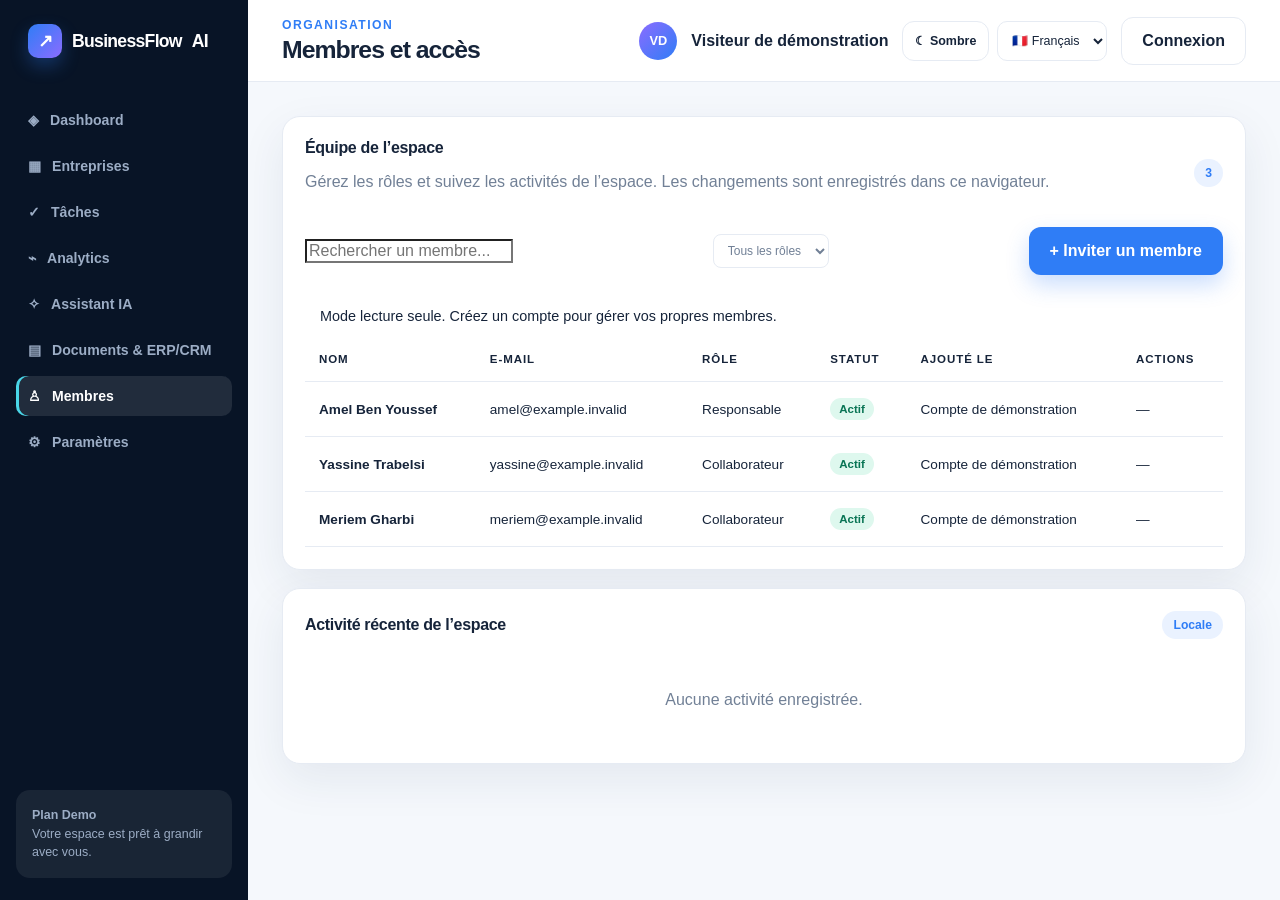
<file: pages/members.html>
<!doctype html>
<html lang="fr">
  <head>
    <meta charset="utf-8" />
    <meta name="viewport" content="width=device-width, initial-scale=1" />
    <title>Membres | BusinessFlow AI</title>
    <link rel="stylesheet" href="../css/style.css" />
    <link rel="stylesheet" href="../css/components.css" />
    <link rel="stylesheet" href="../css/dashboard.css" />
    <link rel="stylesheet" href="../css/responsive.css" />
  </head>
  <body>
    <div class="app-shell">
      <aside class="sidebar" id="sidebar"></aside>
      <div class="app-content">
        <header class="app-header">
          <div style="display:flex;align-items:center">
            <button class="mobile-sidebar-toggle" aria-label="Ouvrir la navigation">☰</button>
            <div><p class="eyebrow" style="margin:0 0 4px">Organisation</p><h1>Membres et accès</h1></div>
          </div>
          <div class="header-user"><div class="avatar">BF</div><strong class="user-copy">BusinessFlow</strong></div>
        </header>
        <main class="page-content">
          <section class="card panel">
            <div class="panel-heading"><div><h2>Équipe de l’espace</h2><p class="muted">Gérez les rôles et suivez les activités de l’espace. Les changements sont enregistrés dans ce navigateur.</p></div><span class="pill" id="member-count">0</span></div>
            <div class="panel-heading">
              <input id="member-search" type="search" placeholder="Rechercher un membre..." aria-label="Rechercher un membre" />
              <select id="member-role-filter" aria-label="Filtrer par rôle"><option value="all">Tous les rôles</option><option>Admin</option><option>Manager</option><option>Collaborateur</option></select>
              <button class="btn btn-primary" id="invite-member" data-permission="manageMembers" type="button">+ Inviter un membre</button>
            </div>
            <div id="member-permission-note" class="notice" hidden></div>
            <div class="table-wrap"><table class="data-table"><thead><tr><th>Nom</th><th>E-mail</th><th>Rôle</th><th>Statut</th><th>Ajouté le</th><th>Actions</th></tr></thead><tbody id="member-list"><tr><td colspan="6" class="empty-state">Chargement…</td></tr></tbody></table></div>
          </section>
          <section class="card panel" style="margin-top:18px">
            <div class="panel-heading"><h2>Activité récente de l’espace</h2><span class="pill">Locale</span></div>
            <div id="member-activity" class="empty-state">Aucune activité enregistrée.</div>
          </section>
          <dialog id="invite-dialog" class="card document-dialog">
            <form id="invite-form" class="panel">
              <div class="panel-heading"><h2>Inviter un membre</h2><button class="icon-btn" type="button" id="close-invite" aria-label="Fermer">×</button></div>
              <p class="muted">L’accès est local à ce navigateur. Le mot de passe temporaire s’affiche après création ; communiquez-le par un canal sécurisé.</p>
              <div class="form-field"><label for="member-name">Nom complet</label><input id="member-name" name="name" required maxlength="80" /></div>
              <div class="form-field"><label for="member-email">Adresse e-mail</label><input id="member-email" name="email" type="email" required /></div>
              <div class="form-field"><label for="member-role">Rôle</label><select id="member-role" name="role"><option>Collaborateur</option><option>Manager</option></select></div>
              <div id="invite-message" aria-live="polite"></div>
              <button class="btn btn-primary full" type="submit">Créer l’accès local</button>
            </form>
          </dialog>
        </main>
      </div>
    </div>
    <script src="../js/i18n/fr.js"></script><script src="../js/i18n/en.js"></script><script src="../js/i18n/ar.js"></script>
    <script src="../js/storage.js"></script><script src="../js/auth-service.js"></script><script src="../js/main.js"></script><script src="../js/members.js"></script>
  </body>
</html>
</file>
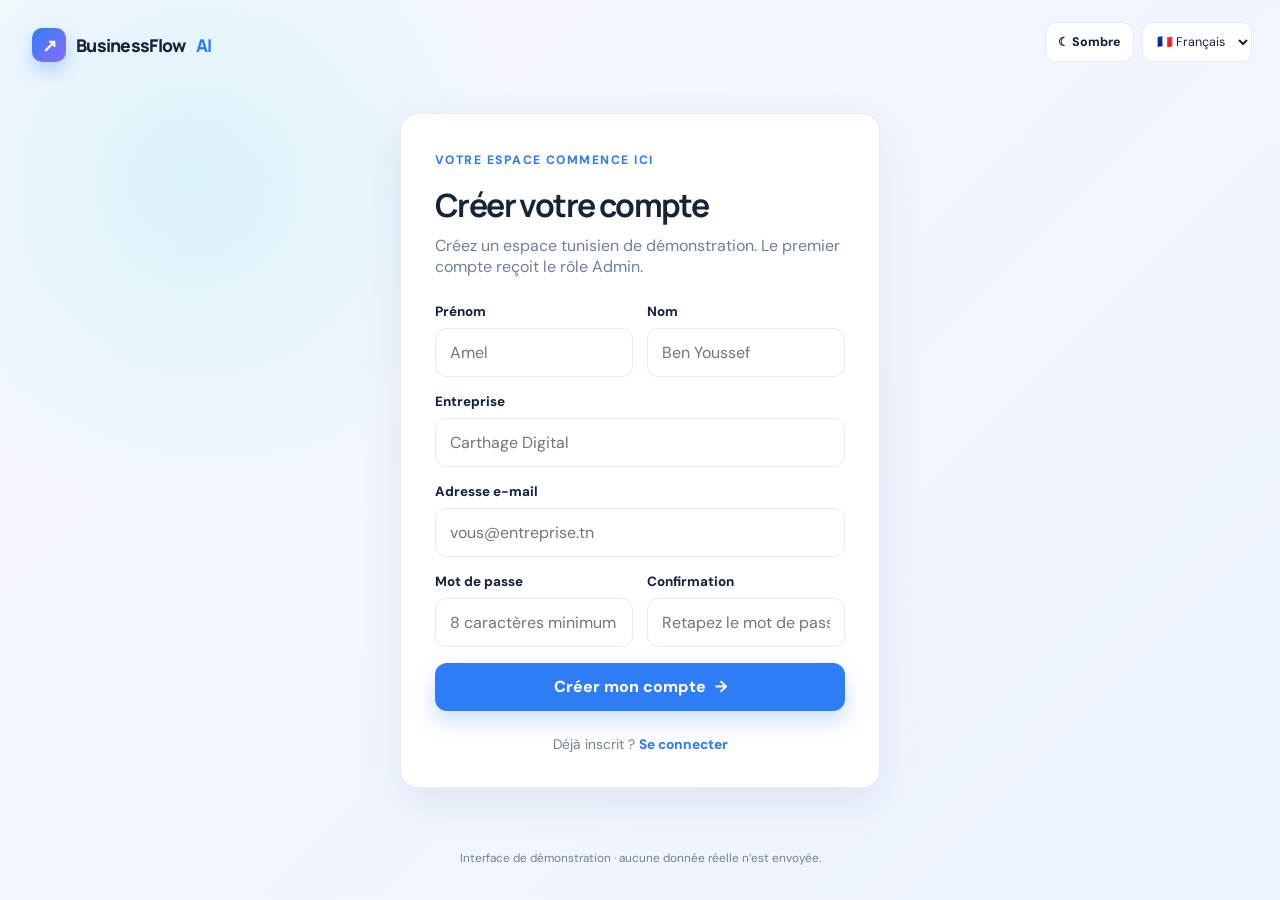
<file: pages/register.html>
<!doctype html>
<html lang="fr">
  <head>
    <meta charset="utf-8" />
    <meta name="viewport" content="width=device-width, initial-scale=1" />
    <title>Inscription | BusinessFlow AI</title>
    <link rel="preconnect" href="https://fonts.googleapis.com" />
    <link
      href="https://fonts.googleapis.com/css2?family=DM+Sans:wght@400;500;700;800&family=Manrope:wght@700;800&display=swap"
      rel="stylesheet"
    />
    <link rel="stylesheet" href="../css/style.css" />
    <link rel="stylesheet" href="../css/components.css" />
    <link rel="stylesheet" href="../css/responsive.css" />
  </head>
  <body>
    <main class="auth-page">
      <div class="auth-brand">
        <a class="brand" href="../index.html"
          ><span class="brand-mark">↗</span>BusinessFlow
          <span class="gradient-text">AI</span></a
        >
      </div>
      <section class="auth-card card">
        <span class="eyebrow">Votre espace commence ici</span>
        <h1>Creer votre compte</h1>
        <p class="muted">Créez un espace tunisien de démonstration. Le premier compte reçoit le rôle Admin.</p>
        <div id="auth-message" aria-live="polite"></div>
        <form id="register-form" novalidate>
          <div class="form-grid">
            <div class="form-field">
              <label for="first-name">Prenom</label
              ><input
                id="first-name"
                name="firstName"
                placeholder="Amel"
                required
              />
            </div>
            <div class="form-field">
              <label for="last-name">Nom</label
              ><input
                id="last-name"
                name="lastName"
                placeholder="Ben Youssef"
                required
              />
            </div>
          </div>
          <div class="form-field">
            <label for="company">Entreprise</label
            ><input
              id="company"
              name="company"
              placeholder="Carthage Digital"
              required
            />
          </div>
          <div class="form-field">
            <label for="email">Adresse e-mail</label
            ><input
              id="email"
              name="email"
              type="email"
              placeholder="vous@entreprise.tn"
              required
            />
          </div>
          <div class="form-grid">
            <div class="form-field">
              <label for="password">Mot de passe</label
              ><input
                id="password"
                name="password"
                type="password"
                minlength="8"
                placeholder="8 caracteres minimum"
                required
              />
            </div>
            <div class="form-field">
              <label for="confirm-password">Confirmation</label
              ><input
                id="confirm-password"
                name="confirmPassword"
                type="password"
                placeholder="Retapez le mot de passe"
                required
              />
            </div>
          </div>
          <button class="btn btn-primary full" type="submit">
            Creer mon compte <span>→</span>
          </button>
        </form>
        <p class="auth-switch">
          Deja inscrit ? <a href="login.html">Se connecter</a>
        </p>
      </section>
      <p class="auth-note">
        Interface de demonstration · aucune donnee reelle n'est envoyee.
      </p>
    </main>
    <script src="../js/i18n/fr.js"></script><script src="../js/i18n/en.js"></script><script src="../js/i18n/ar.js"></script>
    <script src="../js/storage.js"></script><script src="../js/auth-service.js"></script><script src="../js/main.js"></script>
    <script src="../js/auth.js"></script>
  </body>
</html>
</file>
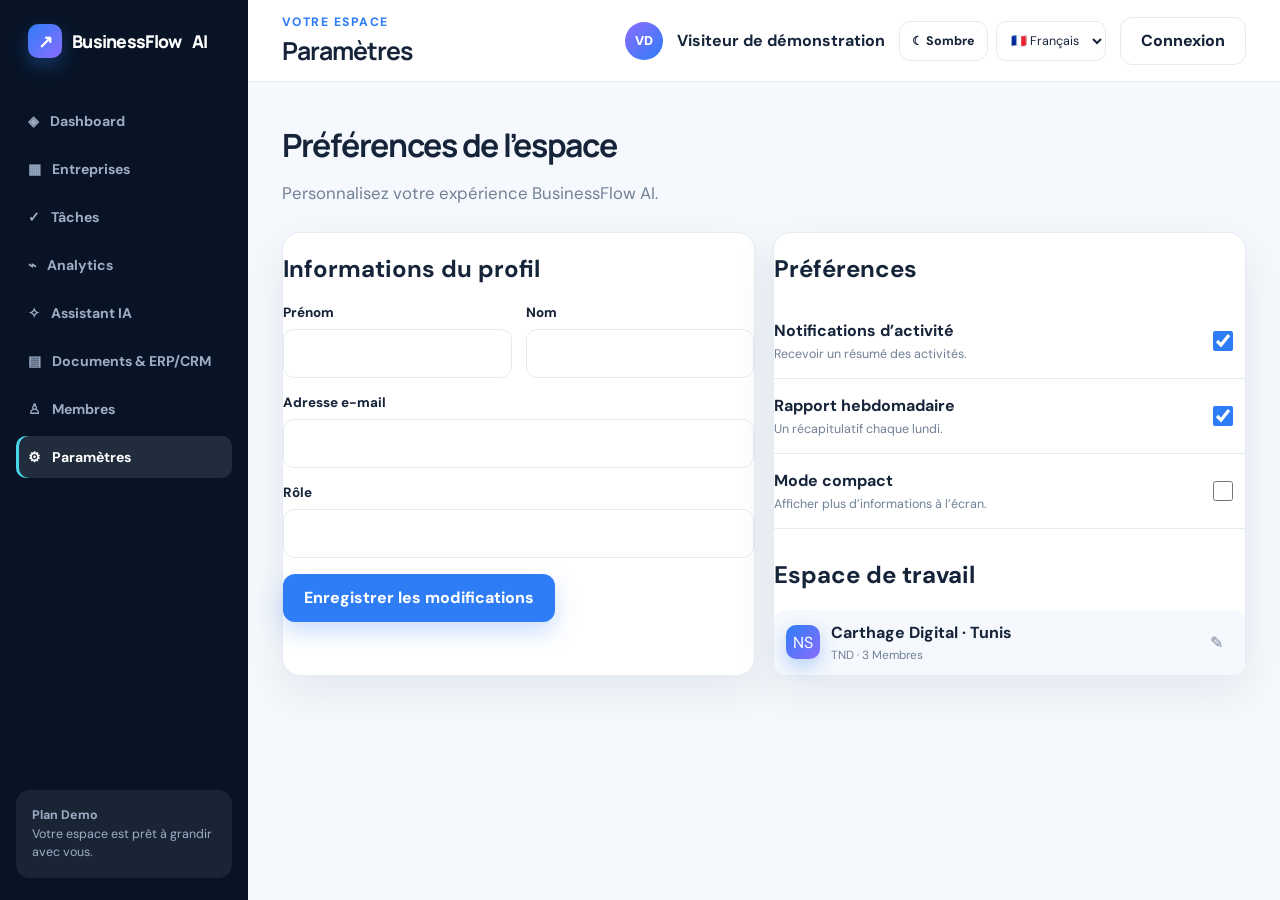
<file: pages/settings.html>
<!doctype html>
<html lang="fr">
  <head>
    <meta charset="utf-8" />
    <meta name="viewport" content="width=device-width, initial-scale=1" />
    <title>Parametres | BusinessFlow AI</title>
    <link rel="preconnect" href="https://fonts.googleapis.com" />
    <link
      href="https://fonts.googleapis.com/css2?family=DM+Sans:wght@400;500;700;800&family=Manrope:wght@700;800&display=swap"
      rel="stylesheet"
    />
    <link rel="stylesheet" href="../css/style.css" />
    <link rel="stylesheet" href="../css/components.css" />
    <link rel="stylesheet" href="../css/responsive.css" />
  </head>
  <body>
    <div class="app-shell">
      <aside class="sidebar" id="sidebar"></aside>
      <div class="app-content">
        <header class="app-header">
          <div style="display: flex; align-items: center">
            <button
              class="mobile-sidebar-toggle"
              aria-label="Ouvrir la navigation"
            >
              ☰
            </button>
            <div>
              <p class="eyebrow" style="margin: 0 0 4px">Votre espace</p>
              <h1>Parametres</h1>
            </div>
          </div>
          <div class="header-user">
            <div class="avatar">CM</div>
            <strong class="user-copy">Clara Martin</strong>
          </div>
        </header>
        <main class="page-content">
          <div class="section-heading" style="margin-bottom: 24px">
            <h2 style="font-size: 2rem">Preferences de l'espace</h2>
            <p>Personnalisez votre experience BusinessFlow AI.</p>
          </div>
          <div class="settings-grid">
            <section class="card panel">
              <div class="panel-heading"><h2>Informations du profil</h2></div>
              <form id="settings-form">
                <div class="form-grid">
                  <div class="form-field">
                    <label for="settings-first">Prénom</label
                    ><input id="settings-first" name="firstName" value="" required />
                  </div>
                  <div class="form-field">
                    <label for="settings-last">Nom</label
                    ><input id="settings-last" name="lastName" value="" required />
                  </div>
                </div>
                <div class="form-field">
                  <label for="settings-email">Adresse e-mail</label
                  ><input
                    id="settings-email"
                    name="email"
                    type="email"
                    value=""
                    readonly
                  />
                </div>
                <div class="form-field">
                  <label for="settings-role">Rôle</label
                  ><input id="settings-role" value="" readonly />
                </div>
                <button class="btn btn-primary" type="submit">
                  Enregistrer les modifications
                </button>
                <div id="settings-message" aria-live="polite"></div>
              </form>
            </section>
            <section class="card panel">
              <div class="panel-heading"><h2>Preferences</h2></div>
              <label class="setting-row"
                ><span
                  ><strong>Notifications d'activite</strong
                  ><small class="muted"
                    >Recevoir un resume des activites.</small
                  ></span
                ><input type="checkbox" data-preference="activityNotifications" checked /></label
              ><label class="setting-row"
                ><span
                  ><strong>Rapport hebdomadaire</strong
                  ><small class="muted"
                    >Un recapitulatif chaque lundi.</small
                  ></span
                ><input type="checkbox" data-preference="weeklyReport" checked /></label
              ><label class="setting-row"
                ><span
                  ><strong>Mode compact</strong
                  ><small class="muted"
                    >Afficher plus d'informations a l'ecran.</small
                  ></span
                ><input type="checkbox" data-preference="compactMode"
              /></label>
              <div class="panel-heading" style="margin-top: 30px">
                <h2>Espace de travail</h2>
              </div>
              <div class="workspace-chip">
                <span class="brand-mark">NS</span
                ><span
                  ><strong>Nova Studio</strong
                  ><small class="muted">Plan Demo · 4 membres</small></span
                ><button class="icon-btn" id="edit-workspace" type="button" aria-label="Modifier">✎</button>
              </div>
            </section>
          </div>
        </main>
      </div>
    </div>
    <script src="../js/i18n/fr.js"></script><script src="../js/i18n/en.js"></script><script src="../js/i18n/ar.js"></script><script src="../js/storage.js"></script><script src="../js/auth-service.js"></script><script src="../js/main.js"></script>
    <script src="../js/settings.js"></script>
  </body>
</html>
</file>
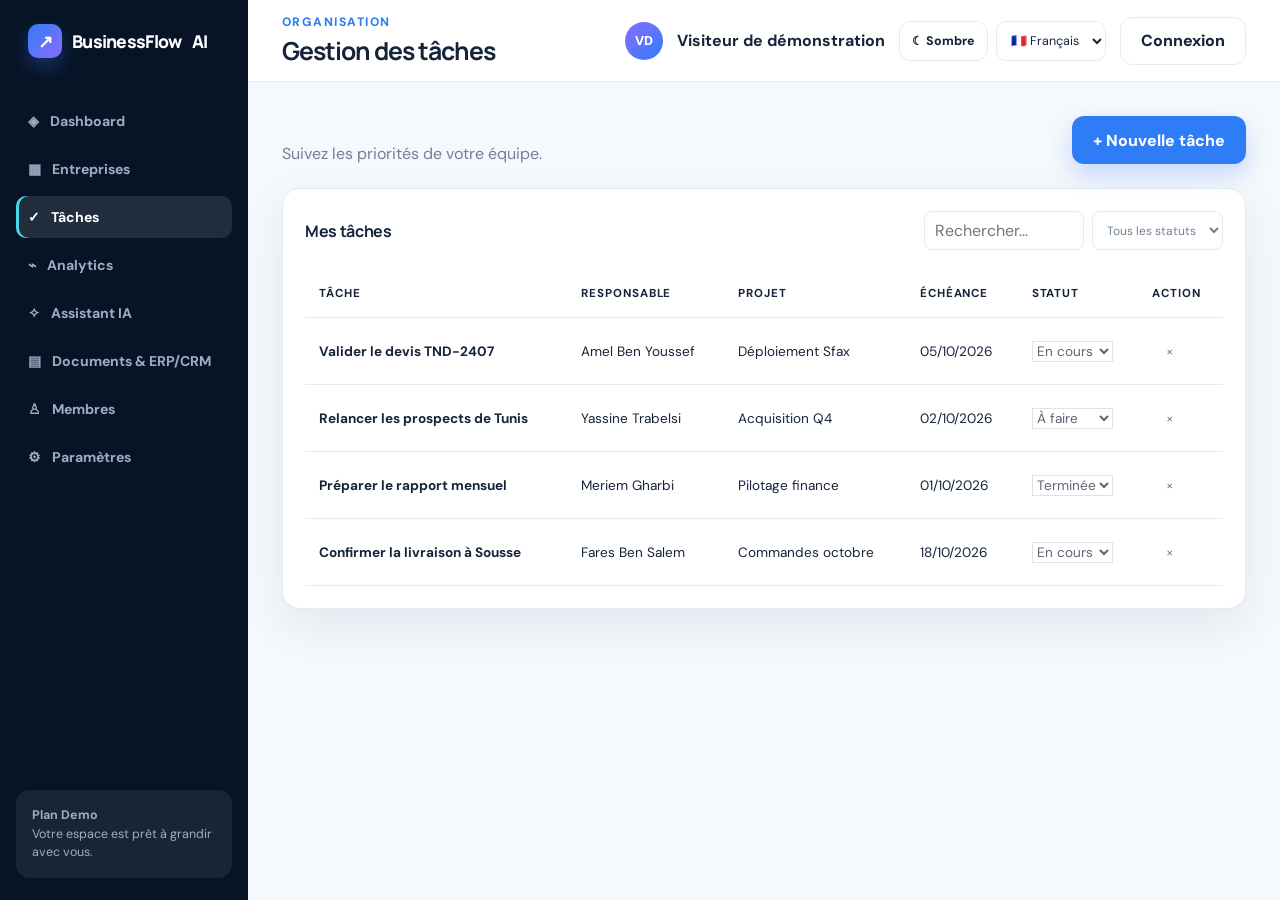
<file: pages/tasks.html>
<!doctype html>
<html lang="fr">
  <head>
    <meta charset="utf-8" />
    <meta name="viewport" content="width=device-width, initial-scale=1" />
    <title>Taches | BusinessFlow AI</title>
    <link rel="preconnect" href="https://fonts.googleapis.com" />
    <link
      href="https://fonts.googleapis.com/css2?family=DM+Sans:wght@400;500;700;800&family=Manrope:wght@700;800&display=swap"
      rel="stylesheet"
    />
    <link rel="stylesheet" href="../css/style.css" />
    <link rel="stylesheet" href="../css/components.css" />
    <link rel="stylesheet" href="../css/dashboard.css" />
    <link rel="stylesheet" href="../css/responsive.css" />
  </head>
  <body>
    <div class="app-shell">
      <aside class="sidebar" id="sidebar"></aside>
      <div class="app-content">
        <header class="app-header">
          <div style="display: flex; align-items: center">
            <button
              class="mobile-sidebar-toggle"
              aria-label="Ouvrir la navigation"
            >
              ☰
            </button>
            <div>
              <p class="eyebrow" style="margin: 0 0 4px">Organisation</p>
              <h1>Gestion des taches</h1>
            </div>
          </div>
          <div class="header-user">
            <div class="avatar">CM</div>
            <strong class="user-copy">Clara Martin</strong>
          </div>
        </header>
        <main class="page-content">
          <div
            style="
              display: flex;
              justify-content: space-between;
              align-items: end;
              gap: 18px;
              flex-wrap: wrap;
              margin-bottom: 24px;
            "
          >
            <div>
              <p class="muted" style="margin: 0">
                Suivez les priorites de votre equipe.
              </p>
            </div>
            <button class="btn btn-primary" id="new-task" data-permission="manageData">
              + Nouvelle tache
            </button>
          </div>
          <section class="card panel">
            <div class="panel-heading">
              <h2>Mes taches</h2>
              <div style="display: flex; gap: 8px">
                <input
                  id="task-search"
                  placeholder="Rechercher..."
                  style="
                    padding: 8px 10px;
                    border: 1px solid var(--line);
                    border-radius: 8px;
                    max-width: 160px;
                  "
                /><select id="task-filter" aria-label="Filtrer par statut">
                  <option value="all">Tous les statuts</option>
                  <option value="todo">A faire</option>
                  <option value="progress">En cours</option>
                  <option value="done">Terminee</option>
                </select>
              </div>
            </div>
            <div id="task-list"></div>
          </section>
          <dialog
            id="task-dialog"
            class="card"
            style="border: 0; padding: 0; width: min(460px, calc(100% - 32px))"
          >
            <form method="dialog" id="task-form" class="panel">
              <div class="panel-heading">
                <h2>Nouvelle tache</h2>
                <button class="icon-btn" value="cancel" formnovalidate aria-label="Fermer">
                  ×
                </button>
              </div>
              <div class="form-field">
                <label for="task-title">Titre</label
                ><input
                  id="task-title"
                  name="title"
                  required
                  placeholder="Ex. Preparer le brief client"
                />
              </div>
              <div class="form-field">
                <label for="task-owner">Responsable</label
                ><input
                  id="task-owner"
                  name="owner"
                  required
                  placeholder="Prenom Nom"
                />
              </div>
              <div class="form-grid">
                <div class="form-field">
                  <label for="task-project">Projet</label>
                  <input id="task-project" name="project" placeholder="Projet" />
                </div>
                <div class="form-field">
                  <label for="task-due-date">Echeance</label>
                  <input id="task-due-date" name="dueDate" type="date" />
                </div>
              </div>
              <div class="form-field">
                <label for="task-status">Statut</label
                ><select id="task-status" name="status">
                  <option value="todo">A faire</option>
                  <option value="progress">En cours</option>
                  <option value="done">Terminee</option>
                </select>
              </div>
              <button class="btn btn-primary full" type="submit">
                Ajouter la tache
              </button>
            </form>
          </dialog>
        </main>
      </div>
    </div>
    <script src="../js/i18n/fr.js"></script><script src="../js/i18n/en.js"></script><script src="../js/i18n/ar.js"></script><script src="../js/auth-service.js"></script><script src="../js/main.js"></script>
    <script src="../js/storage.js"></script>
    <script src="../js/tasks.js"></script>
  </body>
</html>
</file>
<file: css/style.css>
:root {
  --navy: #081426;
  --navy-soft: #0f213a;
  --blue: #2f7df6;
  --cyan: #49d6e8;
  --violet: #8b6cff;
  --ink: #16243a;
  --muted: #718096;
  --line: #e6ebf3;
  --surface: #ffffff;
  --canvas: #f5f8fc;
  --surface-raised: #ffffff;
  --input-surface: #ffffff;
  --text-soft: #506079;
  --grid-line: #eef2f7;
  --success: #1ca67a;
  --warning: #efa934;
  --danger: #db5d71;
  --shadow: 0 16px 45px rgba(23, 50, 89, .08);
  --radius: 18px;
  font-family: 'DM Sans', 'Segoe UI', sans-serif;
  color: var(--ink);
  background: var(--canvas);
}
:root[data-theme="dark"] {
  color-scheme: dark;
  --ink: #e7edf7;
  --muted: #9babc1;
  --line: #26364c;
  --surface: #142238;
  --surface-raised: #192b43;
  --input-surface: #101d30;
  --canvas: #0c1728;
  --text-soft: #aab9cf;
  --grid-line: #26364c;
  --shadow: 0 16px 45px rgba(0, 0, 0, .22);
}
* { box-sizing: border-box; }
html { scroll-behavior: smooth; }
body { margin: 0; min-width: 320px; color: var(--ink); background: var(--canvas); transition: color .2s, background .2s; }
a { color: inherit; text-decoration: none; }
button, input, select, textarea { font: inherit; }
button { cursor: pointer; }
.container { width: min(1160px, calc(100% - 48px)); margin: 0 auto; }
.muted { color: var(--muted); }
.eyebrow { color: var(--blue); font-size: .76rem; font-weight: 800; letter-spacing: .12em; text-transform: uppercase; }
.gradient-text { color: var(--blue); }
.section-heading { max-width: 640px; margin-bottom: 40px; }
.section-heading h2 { margin: 12px 0; font-family: 'Manrope', sans-serif; font-size: clamp(2rem, 4vw, 3rem); line-height: 1.08; letter-spacing: -.04em; }
.section-heading p { color: var(--muted); font-size: 1.05rem; line-height: 1.7; }
.btn { display: inline-flex; align-items: center; justify-content: center; gap: 9px; min-height: 48px; padding: 0 20px; border: 1px solid transparent; border-radius: 12px; font-weight: 800; transition: transform .2s, box-shadow .2s, background .2s; }
.btn:hover { transform: translateY(-2px); }
.btn-primary { color: white; background: var(--blue); box-shadow: 0 10px 22px rgba(47,125,246,.25); }
.btn-primary:hover { background: #1766dc; }
.btn-secondary { color: var(--ink); background: var(--surface); border-color: var(--line); }
.btn-secondary:hover { box-shadow: var(--shadow); }
.btn-dark { color: white; background: var(--navy); }
.pill { display: inline-flex; align-items: center; gap: 7px; padding: 7px 11px; border-radius: 999px; color: var(--blue); background: #eaf2ff; font-size: .76rem; font-weight: 800; }
.card { background: var(--surface); border: 1px solid var(--line); border-radius: var(--radius); box-shadow: var(--shadow); }
.form-field { display: grid; gap: 8px; margin-bottom: 16px; }
.form-field label { font-size: .84rem; font-weight: 800; }
.form-field input, .form-field select, .form-field textarea { width: 100%; padding: 13px 14px; color: var(--ink); background: var(--input-surface); border: 1px solid var(--line); border-radius: 11px; outline: none; transition: border .2s, box-shadow .2s; }
.form-field textarea { resize: vertical; min-height: 100px; }
.form-field input:focus, .form-field select:focus, .form-field textarea:focus { border-color: var(--blue); box-shadow: 0 0 0 4px rgba(47,125,246,.12); }
.notice { padding: 13px 15px; border-radius: 11px; font-size: .9rem; }
.notice.error { color: #a7354c; background: #fff0f3; }
.notice.success { color: #107657; background: #e8faf3; }
.empty-state { padding: 32px; text-align: center; color: var(--muted); }
.full { width: 100%; }
.auth-page { display: grid; place-items: center; min-height: 100vh; padding: 32px 16px; background: radial-gradient(circle at 15% 20%, rgba(73,214,232,.14), transparent 25%), linear-gradient(135deg, #f5f8fc, #edf3ff); }
.auth-brand { position: absolute; top: 28px; left: 32px; }
.auth-card { width: min(100%, 480px); padding: 34px; }
.auth-card h1 { margin: 14px 0 8px; font-family: 'Manrope', sans-serif; font-size: 2rem; letter-spacing: -.05em; }
.auth-card > .muted { margin-top: 0; margin-bottom: 26px; }
.auth-switch { margin: 24px 0 0; color: var(--muted); text-align: center; font-size: .86rem; }
.auth-switch a { color: var(--blue); font-weight: 800; }
.auth-note { position: absolute; bottom: 22px; color: var(--muted); font-size: .74rem; }
.form-row { display: flex; justify-content: space-between; gap: 12px; margin: 4px 0 22px; font-size: .78rem; }
.check { display: flex; align-items: center; gap: 7px; color: var(--muted); }
.form-grid { display: grid; grid-template-columns: 1fr 1fr; gap: 14px; }
.settings-grid { display: grid; grid-template-columns: 1fr 1fr; gap: 18px; }
.setting-row { display: flex; align-items: center; justify-content: space-between; gap: 18px; padding: 16px 0; border-bottom: 1px solid var(--line); }
.setting-row strong, .setting-row small { display: block; }
.setting-row small { margin-top: 5px; font-size: .78rem; }
.setting-row input { width: 38px; height: 20px; accent-color: var(--blue); }
.workspace-chip { display: flex; align-items: center; gap: 11px; padding: 12px; background: var(--canvas); border-radius: 12px; }
.workspace-chip span:nth-child(2) { flex: 1; }.workspace-chip small { display: block; margin-top: 4px; font-size: .74rem; }
.assistant-layout { display: grid; grid-template-columns: 1fr 280px; gap: 18px; min-height: calc(100vh - 150px); }
.assistant-main { display: flex; flex-direction: column; min-height: 580px; padding: 24px; }
.assistant-intro { display: flex; gap: 14px; padding-bottom: 20px; border-bottom: 1px solid var(--line); }
.assistant-intro h2 { margin: 2px 0 7px; font-family: 'Manrope', sans-serif; font-size: 1.15rem; }
.assistant-intro p { max-width: 650px; margin: 0; font-size: .82rem; line-height: 1.5; }
.chat-messages { flex: 1; padding: 24px 0; overflow-y: auto; }
.chat-message { display: flex; align-items: flex-start; gap: 10px; max-width: 80%; margin: 0 0 18px; }
.chat-message.user { flex-direction: row-reverse; margin-left: auto; }
.chat-message p { margin: 0; padding: 12px 14px; color: var(--ink); background: var(--surface-raised); border-radius: 4px 14px 14px; font-size: .86rem; line-height: 1.5; }
.chat-message.user p { color: white; background: var(--blue); border-radius: 14px 4px 14px 14px; }
.chat-avatar { display: grid; flex: 0 0 32px; place-items: center; width: 32px; height: 32px; color: white; background: var(--navy); border-radius: 10px; font-size: .68rem; font-weight: 800; }
.chat-message.user .chat-avatar { background: var(--violet); }
.chat-form { display: flex; gap: 8px; padding-top: 16px; border-top: 1px solid var(--line); }
.chat-form input { flex: 1; min-width: 0; padding: 13px; color: var(--ink); background: var(--input-surface); border: 1px solid var(--line); border-radius: 11px; outline: 0; }
.chat-form input:focus { border-color: var(--blue); }.suggestions { align-self: start; padding: 20px; }.suggestions h2 { margin: 0; font-family: 'Manrope', sans-serif; font-size: 1rem; }.suggestions p { font-size: .8rem; }.suggestions button { display: block; width: 100%; margin: 9px 0; padding: 11px; color: var(--ink); text-align: left; background: white; border: 1px solid var(--line); border-radius: 9px; font-size: .76rem; }.suggestions button:hover { color: var(--blue); border-color: var(--blue); }.demo-label { display: block; margin-top: 24px; color: var(--warning); font-size: .65rem; font-weight: 800; }
.visually-hidden { position: absolute; width: 1px; height: 1px; overflow: hidden; clip: rect(0, 0, 0, 0); white-space: nowrap; }
.global-controls { display: flex; align-items: center; gap: 8px; }
.global-controls .btn { min-height: 40px; padding: 0 12px; font-size: .78rem; white-space: nowrap; }
.language-control select { min-height: 40px; max-width: 150px; padding: 0 10px; color: var(--ink); background: var(--surface); border: 1px solid var(--line); border-radius: 10px; font-size: .78rem; }
.auth-page > .global-controls { position: absolute; top: 22px; right: 28px; }
.chart-data { display: grid; grid-template-columns: repeat(2, minmax(0, 1fr)); gap: 12px; }
.chart-data .card { padding: 18px; }
.import-dropzone { display: grid; justify-items: center; gap: 10px; padding: 32px 18px; text-align: center; border: 1px dashed var(--blue); border-radius: 14px; background: color-mix(in srgb, var(--blue) 5%, var(--surface)); }
.import-dropzone input { max-width: 100%; }
.import-meta { display: grid; grid-template-columns: repeat(5, minmax(0, 1fr)); gap: 10px; margin-top: 18px; }
.import-meta .card { padding: 14px; }
.import-meta small, .import-meta strong { display: block; }
.import-meta small { color: var(--muted); margin-bottom: 6px; }
.import-item { display: grid; grid-template-columns: 1.4fr repeat(4, 1fr) auto; gap: 12px; align-items: center; padding: 14px 0; border-bottom: 1px solid var(--line); font-size: .82rem; }
.chart-bars { display: flex; align-items: end; gap: 8px; height: 180px; padding: 14px 8px 0; border-bottom: 1px solid var(--line); }
.chart-bar { flex: 1; min-width: 8px; position: relative; background: linear-gradient(180deg, var(--cyan), var(--blue)); border-radius: 6px 6px 0 0; transition: height .3s; }
.chart-bar span { position: absolute; inset-inline: 0; bottom: -24px; text-align: center; color: var(--muted); font-size: .65rem; }
[dir="rtl"] .sidebar-nav a.active { box-shadow: inset -3px 0 var(--cyan); }
[dir="rtl"] .chat-message.user { margin-right: auto; margin-left: 0; }
[dir="rtl"] .data-table th, [dir="rtl"] .data-table td { text-align: right; }
[dir="rtl"] .suggestions button { text-align: right; }
:root[data-theme="dark"] .site-header { background: rgba(12, 23, 40, .9); border-color: var(--line); }
:root[data-theme="dark"] .app-header,
:root[data-theme="dark"] .suggestions button,
:root[data-theme="dark"] .panel-heading select,
:root[data-theme="dark"] .preview-panel,
:root[data-theme="dark"] .dashboard-preview { color: var(--ink); background-color: var(--surface); border-color: var(--line); }
:root[data-theme="dark"] .nav-links { color: var(--text-soft); }
:root[data-theme="dark"] .form-field input,
:root[data-theme="dark"] .form-field select,
:root[data-theme="dark"] .form-field textarea { color: var(--ink); }
:root[data-theme="dark"] .chart { background-image: repeating-linear-gradient(to bottom, transparent 0, transparent 48px, var(--grid-line) 49px); border-color: var(--line); }
:root[data-theme="dark"] .ai-insight[style] { background: var(--surface-raised) !important; }
:root[data-theme="dark"] .hero { background: radial-gradient(circle at 80% 22%, rgba(73,214,232,.12), transparent 28%), linear-gradient(135deg, var(--canvas), #14243b); }
:root[data-theme="dark"] .hero-copy { color: var(--text-soft); }
:root[data-theme="dark"] .auth-page { background: radial-gradient(circle at 15% 20%, rgba(73,214,232,.1), transparent 25%), linear-gradient(135deg, var(--canvas), #14243b); }
:root[data-theme="dark"] .proof-avatars span { border-color: var(--surface); }
:root[data-theme="dark"] .feature-icon, :root[data-theme="dark"] .pill { background: rgba(47,125,246,.16); }
:root[data-theme="dark"] .notice.error { color: #ffb0bf; background: #40202b; }
:root[data-theme="dark"] .notice.success { color: #7de0bd; background: #14372f; }
:root[data-theme="dark"] .chat-message p { color: var(--ink); }
:root[data-theme="dark"] .chat-message.user p { color: white; }
[dir="rtl"] .app-shell { direction: rtl; }
[dir="rtl"] .auth-brand { right: 32px; left: auto; }
@media (max-width: 900px) { .global-controls .btn { padding: 0 9px; }.import-meta { grid-template-columns: repeat(3, 1fr); } }
@media (max-width: 600px) { .global-controls { gap: 5px; }.global-controls .btn { min-height: 36px; font-size: .72rem; }.language-control select { max-width: 118px; min-height: 36px; font-size: .7rem; }.auth-page > .global-controls { top: 14px; right: 12px; }.import-meta { grid-template-columns: repeat(2, 1fr); }.import-item { grid-template-columns: 1fr 1fr; }.chart-data { grid-template-columns: 1fr; } }
@media (max-width: 760px) { .auth-brand { position: static; align-self: start; margin-bottom: 24px; }.auth-page { display: flex; flex-direction: column; }.auth-note { position: static; margin-top: 18px; }.auth-card { padding: 25px 20px; }.settings-grid, .assistant-layout { grid-template-columns: 1fr; }.assistant-main { min-height: 540px; }.suggestions { order: -1; }.chat-message { max-width: 94%; } }
@media (max-width: 480px) { .form-grid { grid-template-columns: 1fr; gap: 0; } }
</file>
<file: css/components.css>
.site-header { position: sticky; top: 0; z-index: 20; background: rgba(245,248,252,.88); border-bottom: 1px solid rgba(230,235,243,.8); backdrop-filter: blur(16px); }
.navbar { display: flex; align-items: center; justify-content: space-between; min-height: 76px; gap: 24px; }
.brand { display: inline-flex; align-items: center; gap: 10px; font-family: 'Manrope', sans-serif; font-size: 1.1rem; font-weight: 900; letter-spacing: -.04em; }
.brand-mark { display: grid; place-items: center; width: 34px; height: 34px; color: white; background: linear-gradient(135deg, var(--blue), var(--violet)); border-radius: 10px; box-shadow: 0 8px 18px rgba(47,125,246,.3); }
.nav-links { display: flex; align-items: center; gap: 26px; color: #506079; font-size: .9rem; font-weight: 700; }
.nav-links a:hover { color: var(--blue); }
.nav-actions { display: flex; align-items: center; gap: 10px; }
.menu-toggle { display: none; width: 42px; height: 42px; color: var(--ink); background: white; border: 1px solid var(--line); border-radius: 10px; }
.site-footer { padding: 40px 0 28px; color: #a7b5ca; background: var(--navy); }
.footer-grid { display: grid; grid-template-columns: 1.4fr repeat(3, 1fr); gap: 32px; padding-bottom: 34px; }
.site-footer .brand { color: white; }
.site-footer h4 { margin: 0 0 14px; color: white; font-size: .82rem; }
.site-footer a { display: block; margin: 9px 0; font-size: .86rem; }
.site-footer a:hover { color: var(--cyan); }
.footer-bottom { display: flex; justify-content: space-between; gap: 20px; padding-top: 22px; border-top: 1px solid rgba(255,255,255,.12); font-size: .78rem; }
.app-shell { display: grid; grid-template-columns: 248px 1fr; min-height: 100vh; }
.sidebar { position: sticky; top: 0; height: 100vh; padding: 24px 16px; color: #9cadc5; background: var(--navy); }
.sidebar .brand { margin: 0 12px 42px; color: white; }
.sidebar-nav { display: grid; gap: 6px; }
.sidebar-nav a { display: flex; align-items: center; gap: 11px; padding: 12px; border-radius: 10px; font-size: .88rem; font-weight: 700; }
.sidebar-nav a:hover, .sidebar-nav a.active { color: white; background: rgba(255,255,255,.1); }
.sidebar-nav a.active { box-shadow: inset 3px 0 var(--cyan); }
.sidebar-foot { position: absolute; right: 16px; bottom: 22px; left: 16px; padding: 16px; background: rgba(255,255,255,.07); border-radius: 14px; font-size: .78rem; line-height: 1.5; }
.app-content { min-width: 0; }
.app-header { display: flex; align-items: center; justify-content: space-between; min-height: 82px; padding: 0 34px; background: var(--surface); border-bottom: 1px solid var(--line); }
.app-header h1 { margin: 0; font-family: 'Manrope', sans-serif; font-size: 1.55rem; letter-spacing: -.04em; }
.header-user { display: flex; align-items: center; gap: 14px; }
.avatar { display: grid; place-items: center; width: 38px; height: 38px; color: white; background: linear-gradient(135deg, var(--violet), var(--blue)); border-radius: 50%; font-size: .8rem; font-weight: 900; }
.notification { position: relative; display: grid; place-items: center; width: 38px; height: 38px; background: var(--canvas); border: 0; border-radius: 11px; }
.notification::after { content: ''; position: absolute; top: 8px; right: 9px; width: 6px; height: 6px; background: var(--danger); border: 2px solid white; border-radius: 50%; }
.page-content { padding: 34px; }
.mobile-sidebar-toggle { display: none; }
.data-table { width: 100%; border-collapse: collapse; }
.data-table th, .data-table td { padding: 16px 14px; text-align: left; border-bottom: 1px solid var(--line); font-size: .85rem; }
.data-table th { color: var(--muted); font-size: .72rem; letter-spacing: .08em; text-transform: uppercase; }
.status { display: inline-flex; padding: 5px 9px; border-radius: 999px; font-size: .72rem; font-weight: 800; }
.status.todo { color: #8a6100; background: #fff4d5; }
.status.progress { color: #1e5bb8; background: #e8f1ff; }
.status.done { color: #087454; background: #def8ee; }
.icon-btn { display: inline-grid; place-items: center; width: 34px; height: 34px; color: var(--muted); background: transparent; border: 0; border-radius: 8px; }
.icon-btn:hover { color: var(--blue); background: #eef4ff; }
.nav-actions { flex-wrap: wrap; justify-content: flex-end; }
.header-user { flex-wrap: wrap; justify-content: flex-end; }
.data-table th, .data-table td { color: var(--ink); }
input, select, textarea { color: var(--ink); background-color: var(--input-surface); }
.compact-mode .page-content { padding-top: 20px; padding-bottom: 20px; }
.compact-mode .card.panel { padding: 18px; }
@media (max-width: 760px) { .app-header { gap: 8px; padding: 12px 16px; }.header-user { gap: 8px; }.header-user .global-controls { order: -1; } }
</file>
<file: css/landing.css>
.hero { position: relative; overflow: hidden; padding: 92px 0 80px; background: radial-gradient(circle at 80% 22%, rgba(73,214,232,.16), transparent 28%), linear-gradient(135deg, #f5f8fc 0%, #eef4ff 100%); }
.hero-grid { display: grid; grid-template-columns: .9fr 1.1fr; align-items: center; gap: 64px; }
.hero h1 { max-width: 650px; margin: 18px 0; font-family: 'Manrope', sans-serif; font-size: clamp(2.8rem, 6vw, 5.2rem); line-height: .98; letter-spacing: -.07em; }
.hero-copy { max-width: 550px; color: #596a82; font-size: 1.12rem; line-height: 1.7; }
.hero-actions { display: flex; flex-wrap: wrap; gap: 12px; margin-top: 28px; }
.hero-proof { display: flex; align-items: center; gap: 12px; margin-top: 26px; color: var(--muted); font-size: .82rem; }
.proof-avatars { display: flex; }
.proof-avatars span { display: grid; place-items: center; width: 27px; height: 27px; margin-right: -7px; color: white; background: var(--violet); border: 2px solid white; border-radius: 50%; font-size: .6rem; font-weight: 800; }
.dashboard-preview { padding: 13px; background: rgba(255,255,255,.72); border: 1px solid white; border-radius: 22px; box-shadow: 0 28px 70px rgba(36,75,132,.18); transform: rotate(1.5deg); }
.preview-top { display: flex; align-items: center; justify-content: space-between; padding: 11px 12px 18px; }
.preview-dots { display: flex; gap: 5px; }
.preview-dots i { width: 7px; height: 7px; background: #cad5e5; border-radius: 50%; }
.preview-grid { display: grid; grid-template-columns: 1.1fr .9fr; gap: 12px; }
.preview-panel { padding: 16px; background: white; border: 1px solid var(--line); border-radius: 13px; }
.preview-panel.large { grid-row: span 2; }
.preview-label { color: var(--muted); font-size: .68rem; font-weight: 800; }
.preview-value { margin: 7px 0 12px; font-family: 'Manrope', sans-serif; font-size: 1.5rem; font-weight: 900; }
.fake-bars { display: flex; align-items: end; gap: 6px; height: 125px; padding-top: 18px; border-bottom: 1px solid var(--line); }
.fake-bars i { flex: 1; background: linear-gradient(var(--blue), #a1ddec); border-radius: 5px 5px 0 0; }
.fake-bars i:nth-child(1) { height: 38%; } .fake-bars i:nth-child(2) { height: 57%; } .fake-bars i:nth-child(3) { height: 48%; } .fake-bars i:nth-child(4) { height: 77%; } .fake-bars i:nth-child(5) { height: 64%; } .fake-bars i:nth-child(6) { height: 92%; }
.preview-progress { height: 7px; margin-top: 15px; background: #edf1f6; border-radius: 10px; overflow: hidden; }
.preview-progress i { display: block; width: 72%; height: 100%; background: var(--violet); }
.section { padding: 92px 0; }
.logo-strip { display: flex; justify-content: space-between; gap: 24px; padding: 26px 0; color: #94a3b8; border-bottom: 1px solid var(--line); font-family: 'Manrope', sans-serif; font-size: .9rem; font-weight: 900; }
.benefit-grid, .feature-grid, .testimonial-grid { display: grid; grid-template-columns: repeat(3, 1fr); gap: 18px; }
.benefit-card, .feature-card, .testimonial { padding: 24px; }
.benefit-card h3, .feature-card h3 { margin: 18px 0 8px; font-size: 1.05rem; }
.benefit-card p, .feature-card p, .testimonial p { color: var(--muted); font-size: .9rem; line-height: 1.65; }
.feature-icon { display: grid; place-items: center; width: 44px; height: 44px; color: var(--blue); background: #eaf2ff; border-radius: 13px; font-size: 1.3rem; }
.cta-band { padding: 55px; color: white; background: linear-gradient(125deg, var(--navy), #1c3c6a); border-radius: 24px; }
.cta-band h2 { max-width: 560px; margin: 0 0 14px; font-family: 'Manrope', sans-serif; font-size: clamp(2rem, 4vw, 3rem); letter-spacing: -.05em; }
.cta-band p { max-width: 520px; color: #b8c8dd; line-height: 1.7; }
.testimonial strong { display: block; margin-top: 16px; font-size: .86rem; }
.testimonial small { color: var(--muted); }
@media (max-width: 850px) { .hero-grid { grid-template-columns: 1fr; gap: 36px; } .dashboard-preview { max-width: 680px; } .benefit-grid, .feature-grid, .testimonial-grid { grid-template-columns: 1fr 1fr; } }
@media (max-width: 600px) { .hero { padding: 58px 0; } .logo-strip { overflow-x: auto; justify-content: flex-start; font-size: .75rem; } .benefit-grid, .feature-grid, .testimonial-grid { grid-template-columns: 1fr; } .cta-band { padding: 30px 24px; } }
</file>
<file: css/animations.css>
@keyframes rise-in { from { opacity: 0; transform: translateY(16px); } to { opacity: 1; transform: translateY(0); } }
@keyframes pulse-soft { 0%, 100% { opacity: .5; transform: scale(.92); } 50% { opacity: 1; transform: scale(1); } }
.reveal { animation: rise-in .7s both; }
.loading-dot { display: inline-block; width: 7px; height: 7px; margin: 0 2px; background: currentColor; border-radius: 50%; animation: pulse-soft 1s infinite; }
.loading-dot:nth-child(2) { animation-delay: .15s; } .loading-dot:nth-child(3) { animation-delay: .3s; }
</file>
<file: css/responsive.css>
@media (max-width: 900px) {
  .nav-links { display: none; }
  .menu-toggle { display: block; }
  .navbar.nav-open { flex-wrap: wrap; }
  .navbar.nav-open .nav-links { display: flex; order: 3; width: 100%; padding: 14px 0; flex-direction: column; align-items: flex-start; gap: 14px; }
  .footer-grid { grid-template-columns: repeat(2, 1fr); }
  .app-shell { grid-template-columns: 1fr; }
  .sidebar { position: fixed; z-index: 30; width: 248px; transform: translateX(-100%); transition: transform .25s ease; }
  [dir="rtl"] .sidebar { right: 0; left: auto; transform: translateX(100%); }
  .sidebar.open { transform: translateX(0); box-shadow: 20px 0 40px rgba(0,0,0,.25); }
  .mobile-sidebar-toggle { display: inline-grid; place-items: center; width: 40px; height: 40px; margin-right: 12px; color: var(--ink); background: var(--canvas); border: 0; border-radius: 10px; }
  .app-header { padding: 0 20px; }
  .page-content { padding: 24px 20px; }
}
@media (max-width: 600px) {
  .container { width: min(100% - 32px, 1160px); }
  .nav-actions .btn-secondary { display: none; }
  .footer-grid { grid-template-columns: 1fr 1fr; gap: 22px 16px; }
  .footer-grid > :first-child { grid-column: 1 / -1; }
  .footer-bottom { flex-direction: column; }
  .app-header h1 { font-size: 1.25rem; }
  .header-user .user-copy { display: none; }
  .page-content { padding: 20px 16px; }
  .data-table { min-width: 650px; }
  .table-wrap { overflow-x: auto; }
}
</file>
<file: css/dashboard.css>
.stats-grid { display: grid; grid-template-columns: repeat(4, 1fr); gap: 16px; margin: 28px 0; }
.secondary-kpis { margin-top: -12px; }
.stat-card { padding: 20px; }
.stat-top { display: flex; align-items: center; justify-content: space-between; color: var(--muted); font-size: .78rem; }
.stat-icon { display: grid; place-items: center; width: 35px; height: 35px; border-radius: 10px; }
.stat-card:nth-child(1) .stat-icon { color: #1868de; background: #e8f1ff; } .stat-card:nth-child(2) .stat-icon { color: #be7914; background: #fff4df; } .stat-card:nth-child(3) .stat-icon { color: #7355d4; background: #f0ebff; } .stat-card:nth-child(4) .stat-icon { color: #088263; background: #e4faf2; }
.stat-number { margin: 17px 0 7px; font-family: 'Manrope', sans-serif; font-size: 1.8rem; font-weight: 900; letter-spacing: -.05em; }
.stat-trend { color: var(--success); font-size: .76rem; font-weight: 800; }
.dashboard-grid { display: grid; grid-template-columns: 1.45fr .8fr; gap: 18px; }
.panel { padding: 22px; }
.panel-heading { display: flex; align-items: center; justify-content: space-between; gap: 12px; margin-bottom: 20px; }
.panel-heading h2 { margin: 0; font-family: 'Manrope', sans-serif; font-size: 1rem; letter-spacing: -.02em; }
.panel-heading select { padding: 8px 10px; color: var(--muted); background: var(--input-surface); border: 1px solid var(--line); border-radius: 8px; font-size: .75rem; }
.chart { position: relative; height: 245px; padding: 20px 8px 0; background: repeating-linear-gradient(to bottom, transparent 0, transparent 48px, #eef2f7 49px); border-bottom: 1px solid #dce4ef; }
.chart svg { width: 100%; height: 100%; overflow: visible; }
.ai-panel { color: white; background: linear-gradient(145deg, var(--navy), #1c3c6a); border: 0; }
.ai-panel .panel-heading h2 { color: white; }
.ai-badge { display: inline-flex; margin-bottom: 16px; padding: 6px 9px; color: #aeeefa; background: rgba(73,214,232,.15); border-radius: 8px; font-size: .7rem; font-weight: 800; }
.ai-insight { padding: 15px; background: rgba(255,255,255,.08); border: 1px solid rgba(255,255,255,.1); border-radius: 12px; }
.ai-insight + .ai-insight { margin-top: 10px; }
.ai-insight strong { display: block; margin-bottom: 5px; font-size: .82rem; }
.ai-insight p { margin: 0; color: #b7c8dd; font-size: .76rem; line-height: 1.55; }
.activity-panel { margin-top: 18px; }
.activity { display: flex; align-items: center; gap: 12px; padding: 14px 0; border-bottom: 1px solid var(--line); }
.activity:last-child { border-bottom: 0; }
.activity-dot { width: 9px; height: 9px; background: var(--cyan); border-radius: 50%; }
.activity-copy { flex: 1; font-size: .84rem; } .activity-copy strong { display: block; margin-bottom: 4px; } .activity-copy small { color: var(--muted); }
@media (max-width: 1050px) { .stats-grid { grid-template-columns: repeat(2, 1fr); } }
@media (max-width: 760px) { .dashboard-grid { grid-template-columns: 1fr; } }
@media (max-width: 480px) { .stats-grid { grid-template-columns: 1fr 1fr; gap: 10px; } .stat-card { padding: 15px; } .stat-number { font-size: 1.45rem; } }
</file>
